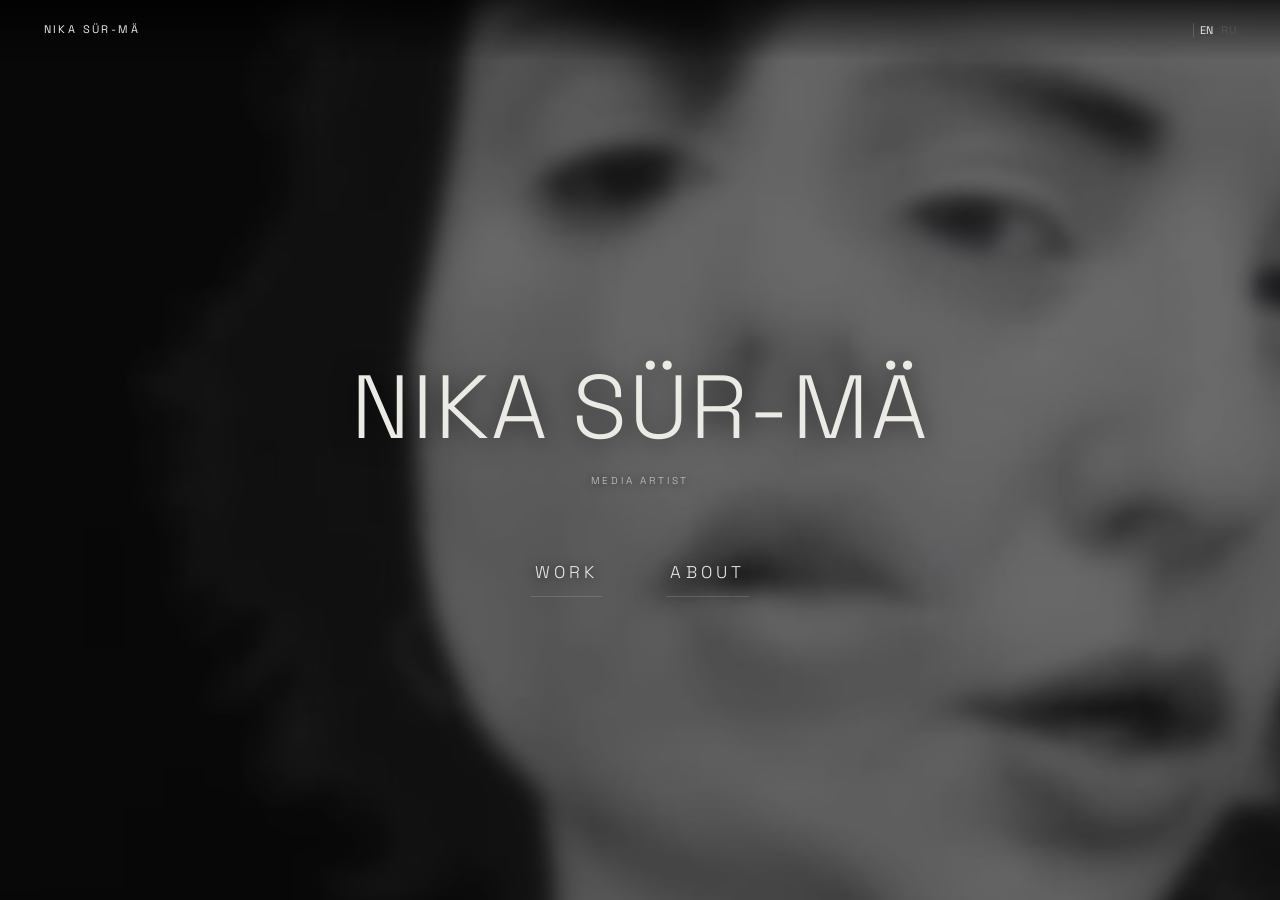
<file: index.html>
<!doctype html>
<html lang="en">
<head>
<meta charset="utf-8">
<meta name="viewport" content="width=device-width, initial-scale=1">
<title>nika sür-mä</title>
<meta name="description" content="Media artist: fulldome film, projection mapping, AR and multichannel sound.">
<meta property="og:title" content="nika sür-mä">
<meta property="og:description" content="Media artist: fulldome film, projection mapping, AR and multichannel sound.">
<meta property="og:type" content="website">
<meta property="og:image" content="https://sur-ma.site/assets/img/og.jpg">
<meta name="twitter:card" content="summary_large_image">
<link rel="icon" href="assets/favicon.svg" type="image/svg+xml">
<link rel="preconnect" href="https://fonts.googleapis.com">
<link rel="preconnect" href="https://fonts.gstatic.com" crossorigin>
<link href="https://fonts.googleapis.com/css2?family=Inter:wght@200;300;400&family=Space+Grotesk:wght@300..700&display=swap" rel="stylesheet">
<link rel="stylesheet" href="assets/css/site.css?v=eb9b4e99">
<link rel="stylesheet" href="assets/css/font.css?v=1932f78d">
<script>document.documentElement.classList.add('js')</script>
<script src="assets/js/bg.js?v=24b6937b" defer></script>
</head>
<body class="splash-page">
<div id="bgstill" data-main="1" aria-hidden="true" style="background-image:url(assets/video/portrait-poster.jpg?v=aaac2ec6)"></div>
<video id="bgv" aria-hidden="true" tabindex="-1" autoplay muted loop playsinline
       preload="auto" data-grain="0" poster="assets/video/portrait-poster.jpg?v=aaac2ec6">
  <source src="assets/video/portrait.webm?v=2c005a5c" type="video/webm">
  <source src="assets/video/portrait.mp4?v=47fb20fa" type="video/mp4">
</video>
<canvas id="bg" aria-hidden="true"></canvas>
<div id="veil" aria-hidden="true"></div>
<header class="hdr">
  <a class="mark" href="index.html">nika sür-mä</a>
  <nav class="nav">
    <div class="lang">
      <button type="button" data-lang="en" aria-pressed="true">EN</button>
      <button type="button" data-lang="ru" aria-pressed="false">RU</button>
    </div>
  </nav>
</header>
<main class="splash">
  <h1 class="splash-name">nika sür-mä</h1>
  <p class="splash-line"><span data-t="en">media artist</span><span data-t="ru">медиахудожница</span></p>
  <nav class="splash-doors" aria-label="Sections">
    <a href="works.html"><span data-t="en">work</span><span data-t="ru">работы</span></a>
    <a href="about.html"><span data-t="en">about</span><span data-t="ru">обо мне</span></a>
  </nav>
</main>
<script src="assets/js/site.js?v=69d55835" defer></script>
</body>
</html>
</file>
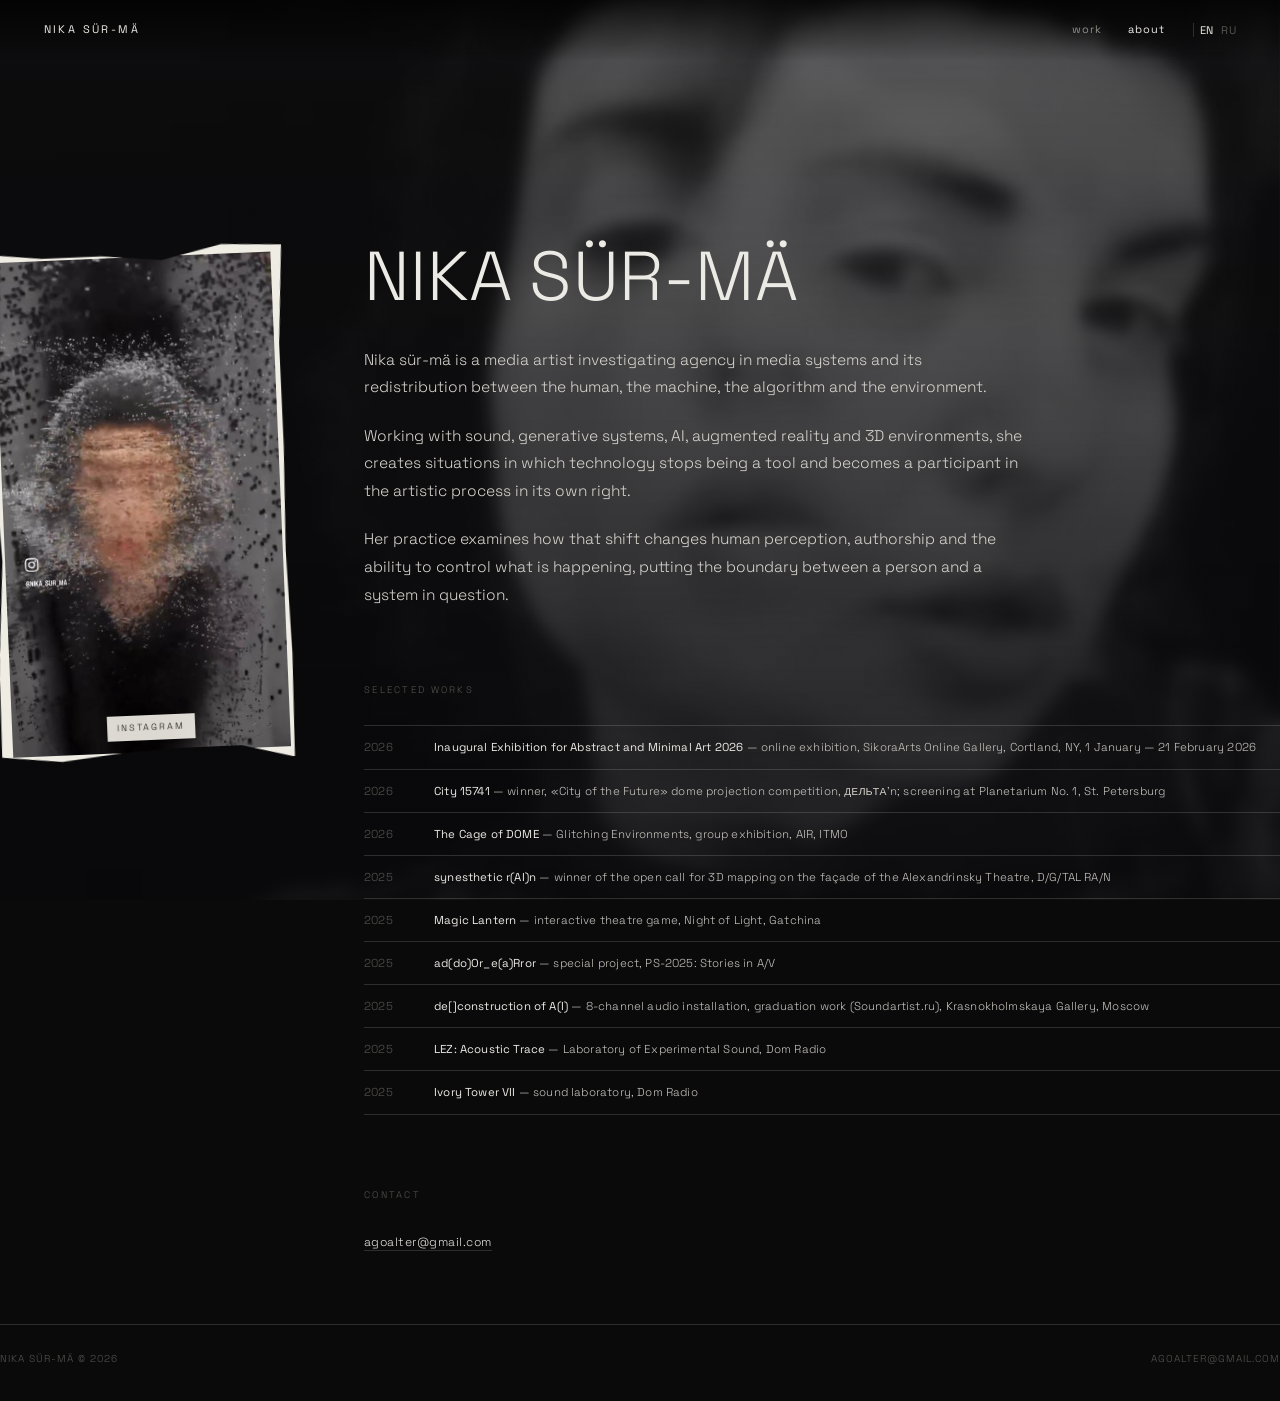
<file: about.html>
<!doctype html>
<html lang="en">
<head>
<meta charset="utf-8">
<meta name="viewport" content="width=device-width, initial-scale=1">
<title>About — nika sür-mä</title>
<meta name="description" content="Nika sür-mä is a media artist investigating agency in media systems and its redistribution between the human, the machine, the algorithm and the environment.">
<meta property="og:title" content="About — nika sür-mä">
<meta property="og:description" content="Nika sür-mä is a media artist investigating agency in media systems and its redistribution between the human, the machine, the algorithm and the environment.">
<meta property="og:type" content="website">
<meta property="og:image" content="https://sur-ma.site/assets/img/og.jpg">
<meta name="twitter:card" content="summary_large_image">
<link rel="icon" href="assets/favicon.svg" type="image/svg+xml">
<link rel="preconnect" href="https://fonts.googleapis.com">
<link rel="preconnect" href="https://fonts.gstatic.com" crossorigin>
<link href="https://fonts.googleapis.com/css2?family=Inter:wght@200;300;400&family=Space+Grotesk:wght@300..700&display=swap" rel="stylesheet">
<link rel="stylesheet" href="assets/css/site.css?v=eb9b4e99">
<link rel="stylesheet" href="assets/css/font.css?v=1932f78d">
<script>document.documentElement.classList.add('js')</script>
<script src="assets/js/bg.js?v=24b6937b" defer></script>
</head>
<body class="about-page">
<div id="bgstill" data-main="1" aria-hidden="true" style="background-image:url(assets/video/portrait-poster.jpg?v=aaac2ec6)"></div>
<video id="bgv" aria-hidden="true" tabindex="-1" autoplay muted loop playsinline
       preload="auto" data-grain="0" poster="assets/video/portrait-poster.jpg?v=aaac2ec6">
  <source src="assets/video/portrait.webm?v=2c005a5c" type="video/webm">
  <source src="assets/video/portrait.mp4?v=47fb20fa" type="video/mp4">
</video>
<canvas id="bg" aria-hidden="true"></canvas>
<div id="veil" aria-hidden="true"></div>
<header class="hdr">
  <a class="mark" href="index.html">nika sür-mä</a>
  <nav class="nav">
    <a href="works.html"><span data-t="en">work</span><span data-t="ru">работы</span></a>
    <a href="about.html" aria-current="page"><span data-t="en">about</span><span data-t="ru">обо мне</span></a>
    <div class="lang">
      <button type="button" data-lang="en" aria-pressed="true">EN</button>
      <button type="button" data-lang="ru" aria-pressed="false">RU</button>
    </div>
  </nav>
</header>
<main>
<div class="wrap about-top">
  <div class="cols">
    <div class="portrait">
      <div class="cut reel" data-shape="2" data-colour="1" style="--tilt:-2.4deg">
        <video autoplay muted loop playsinline preload="auto"
               poster="assets/video/reel-poster.jpg?v=498397e3" aria-label="nika sür-mä">
          <source src="assets/video/reel.mp4?v=01f473b8" type="video/mp4">
        </video>
        <button class="reel-play" type="button" aria-label="play"></button>
        <a class="reel-tag" href="https://www.instagram.com/nika_sur_ma/" target="_blank"
           rel="me noopener">instagram</a>
      </div>
    </div>
    <div>
      <h1>nika sür-mä</h1>
      <div class="prose">
        <div data-t="en"><p>Nika sür-mä is a media artist investigating agency in media systems and its redistribution between the human, the machine, the algorithm and the environment.</p><p>Working with sound, generative systems, AI, augmented reality and 3D environments, she creates situations in which technology stops being a tool and becomes a participant in the artistic process in its own right.</p><p>Her practice examines how that shift changes human perception, authorship and the ability to control what is happening, putting the boundary between a person and a system in question.</p></div>
        <div data-t="ru"><p>Nika sür-mä — медиахудожница, исследующая агентность в медиасистемах и её перераспределение между человеком, машиной, алгоритмом и средой.</p><p>Работая со звуком, генеративными системами, ИИ, дополненной реальностью и 3D-средами, она создаёт ситуации, в которых технология перестаёт быть инструментом и становится самостоятельным участником художественного процесса.</p><p>Её практика исследует, как это смещение меняет человеческое восприятие, авторство и способность контролировать происходящее, ставя под вопрос границу между человеком и системой.</p></div>
      </div>

      <p class="section-label"><span data-t="en">Selected works</span><span data-t="ru">Избранные работы</span></p>
      <div class="cv">
    <div class="row"><span class="yr">2026</span><span class="what"><span data-t="en"><b><a href="https://www.kunstmatrix.com/en/sikoraarts/" rel="noopener">Inaugural Exhibition for Abstract and Minimal Art 2026</a></b> — online exhibition, SikoraArts Online Gallery, Cortland, NY, 1 January — 21 February 2026</span><span data-t="ru"><b><a href="https://www.kunstmatrix.com/en/sikoraarts/" rel="noopener">Inaugural Exhibition for Abstract and Minimal Art 2026</a></b> — онлайн-выставка, SikoraArts Online Gallery, Кортланд, Нью-Йорк, 1 января — 21 февраля 2026</span></span></div>
    <div class="row"><span class="yr">2026</span><span class="what"><span data-t="en"><b>City 15741</b> — winner, «City of the Future» dome projection competition, ДЕЛЬТА’n; screening at Planetarium No. 1, St. Petersburg</span><span data-t="ru"><b>Город 15741</b> — победитель конкурса купольных проекций «Город будущего», ДЕЛЬТА’n; показ в Планетарии №1, Санкт-Петербург</span></span></div>
    <div class="row"><span class="yr">2026</span><span class="what"><span data-t="en"><b>The Cage of DOME</b> — Glitching Environments, group exhibition, AIR, ITMO</span><span data-t="ru"><b>The Cage of DOME</b> — «Сбоящие среды», групповая выставка, AIR, ИТМО</span></span></div>
    <div class="row"><span class="yr">2025</span><span class="what"><span data-t="en"><b>synesthetic r(AI)n</b> — winner of the open call for 3D mapping on the façade of the Alexandrinsky Theatre, D/G/TAL RA/N</span><span data-t="ru"><b>synesthetic r(AI)n</b> — победитель опен-колла на 3D-мэппинг фасада Александринского театра, D/G/TAL RA/N</span></span></div>
    <div class="row"><span class="yr">2025</span><span class="what"><span data-t="en"><b>Magic Lantern</b> — interactive theatre game, Night of Light, Gatchina</span><span data-t="ru"><b>Волшебный фонарь</b> — интерактивная театральная игра, «Ночь света», Гатчина</span></span></div>
    <div class="row"><span class="yr">2025</span><span class="what"><span data-t="en"><b>ad(do)Or_e(a)Rror</b> — special project, PS-2025: Stories in A/V</span><span data-t="ru"><b>ad(do)Or_e(a)Rror</b> — спец-проект ПС-2025: Все прекрасные аудиовизуальные истории</span></span></div>
    <div class="row"><span class="yr">2025</span><span class="what"><span data-t="en"><b>de[]construction of A(I)</b> — 8-channel audio installation, graduation work (Soundartist.ru), Krasnokholmskaya Gallery, Moscow</span><span data-t="ru"><b>de[]construction of A(I)</b> — 8-канальная звуковая инсталляция, диплом (Soundartist.ru), Краснохолмская галерея, Москва</span></span></div>
    <div class="row"><span class="yr">2025</span><span class="what"><span data-t="en"><b>LEZ: Acoustic Trace</b> — Laboratory of Experimental Sound, Dom Radio</span><span data-t="ru"><b>ЛЭЗ: Акустический след</b> — Лаборатория экспериментального звука, Дом радио</span></span></div>
    <div class="row"><span class="yr">2025</span><span class="what"><span data-t="en"><b>Ivory Tower VII</b> — sound laboratory, Dom Radio</span><span data-t="ru"><b>Башня из слоновой кости VII</b> — звуковая лаборатория, Дом радио</span></span></div>
      </div>

      <p class="section-label"><span data-t="en">Contact</span><span data-t="ru">Контакты</span></p>
      <p class="contact"><a href="mailto:agoalter@gmail.com">agoalter@gmail.com</a></p>
    </div>
  </div>
<div class="foot">
  <span>nika sür-mä &copy; 2026</span>
  <span><a href="mailto:agoalter@gmail.com">agoalter@gmail.com</a></span>
</div>
</div>
</main>
<script src="assets/js/site.js?v=69d55835" defer></script>
</body>
</html>
</file>
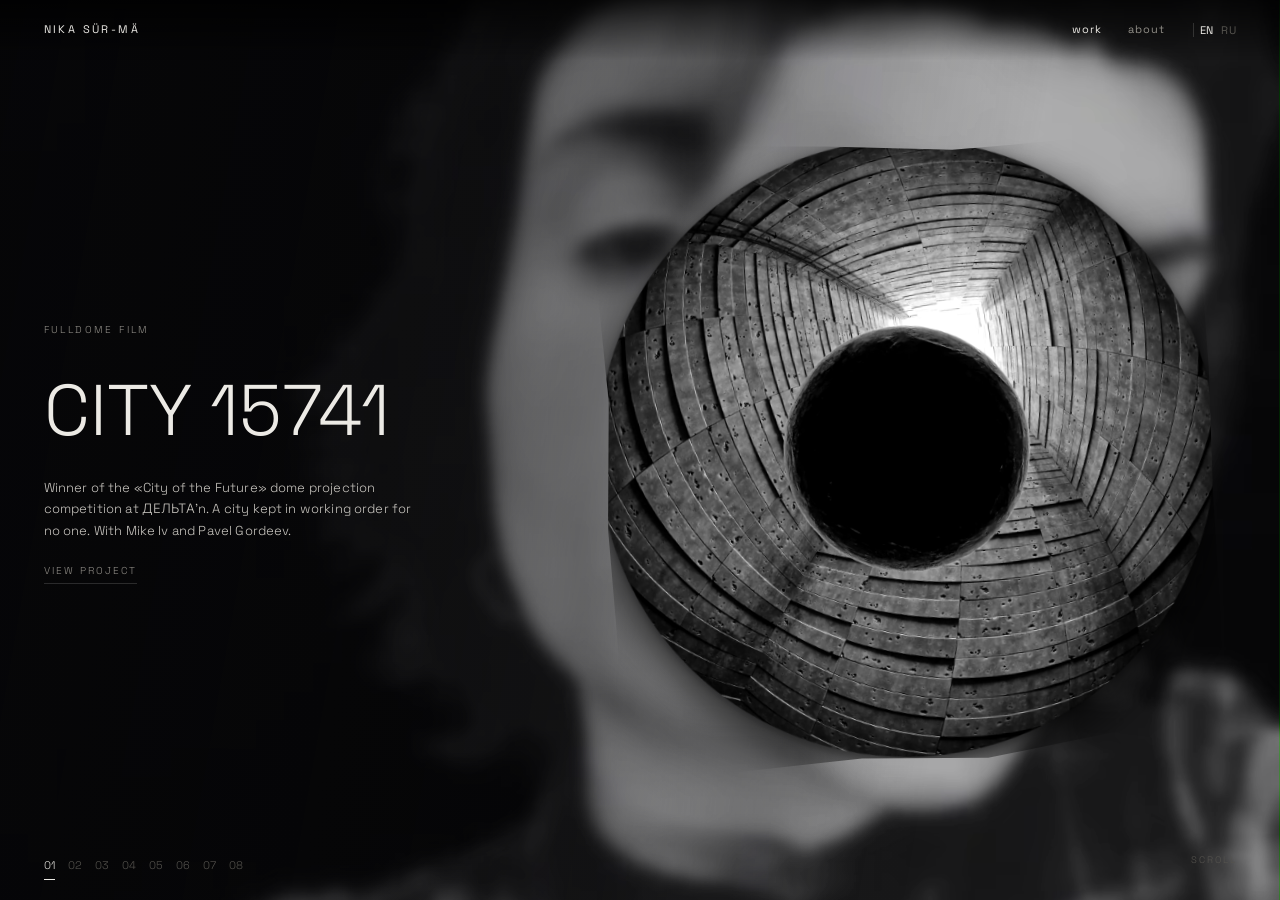
<file: works.html>
<!doctype html>
<html lang="en">
<head>
<meta charset="utf-8">
<meta name="viewport" content="width=device-width, initial-scale=1">
<title>nika sür-mä — media artist</title>
<meta name="description" content="Agentic systems in media and their role in transforming human perception and agency: fulldome film, projection mapping, AR and multichannel sound.">
<meta property="og:title" content="nika sür-mä — media artist">
<meta property="og:description" content="Agentic systems in media and their role in transforming human perception and agency: fulldome film, projection mapping, AR and multichannel sound.">
<meta property="og:type" content="website">
<meta property="og:image" content="https://sur-ma.site/assets/img/og.jpg">
<meta name="twitter:card" content="summary_large_image">
<link rel="icon" href="assets/favicon.svg" type="image/svg+xml">
<link rel="preconnect" href="https://fonts.googleapis.com">
<link rel="preconnect" href="https://fonts.gstatic.com" crossorigin>
<link href="https://fonts.googleapis.com/css2?family=Inter:wght@200;300;400&family=Space+Grotesk:wght@300..700&display=swap" rel="stylesheet">
<link rel="stylesheet" href="assets/css/site.css?v=eb9b4e99">
<link rel="stylesheet" href="assets/css/font.css?v=1932f78d">
<script>document.documentElement.classList.add('js')</script>
<script src="assets/js/bg.js?v=24b6937b" defer></script>
</head>
<body class="deck-page">
<div id="bgstill" data-main="1" aria-hidden="true" style="background-image:url(assets/video/portrait-poster.jpg?v=aaac2ec6)"></div>
<video id="bgv" aria-hidden="true" tabindex="-1" autoplay muted loop playsinline
       preload="auto" data-grain="0" poster="assets/video/portrait-poster.jpg?v=aaac2ec6">
  <source src="assets/video/portrait.webm?v=2c005a5c" type="video/webm">
  <source src="assets/video/portrait.mp4?v=47fb20fa" type="video/mp4">
</video>
<canvas id="bg" aria-hidden="true"></canvas>
<div id="veil" aria-hidden="true"></div>
<header class="hdr">
  <a class="mark" href="index.html">nika sür-mä</a>
  <nav class="nav">
    <a href="works.html" aria-current="page"><span data-t="en">work</span><span data-t="ru">работы</span></a>
    <a href="about.html"><span data-t="en">about</span><span data-t="ru">обо мне</span></a>
    <div class="lang">
      <button type="button" data-lang="en" aria-pressed="true">EN</button>
      <button type="button" data-lang="ru" aria-pressed="false">RU</button>
    </div>
  </nav>
</header>
<main class="deck">
  <section class="slide" data-fit="contain" id="s1">
    <div class="cap">
      <p class="kicker"><span data-t="en">Fulldome film</span><span data-t="ru">Купольный фильм</span></p>
      <h2><span data-t="en">City 15741</span><span data-t="ru">Город 15741</span></h2>
      <p class="sub"><span data-t="en">Winner of the «City of the Future» dome projection competition at ДЕЛЬТА’n. A city kept in working order for no one. With Mike Iv and Pavel Gordeev.</span><span data-t="ru">Победитель конкурса купольных проекций «Город будущего» фестиваля ДЕЛЬТА’n. Город, который поддерживается в порядке ни для кого. С Майком Ивом и Павлом Гордеевым.</span></p>
      <span class="go"><span data-t="en">view project</span><span data-t="ru">смотреть проект</span></span>
    </div>
    <div class="cut" data-fit="contain" data-shape="1" style="--tilt:-3.4deg;--d:0ms"><img src="assets/img/city-04.webp" alt="" fetchpriority="high" decoding="async"></div>
    <a class="hit" href="work/city-15741.html" aria-label="City 15741"></a>
  </section>
  <section class="slide" data-fit="cover" id="s2">
    <div class="cap">
      <p class="kicker"><span data-t="en">Projection mapping</span><span data-t="ru">Видеомэппинг</span></p>
      <h2><span data-t="en">synesthetic r(AI)n</span><span data-t="ru">synesthetic r(AI)n</span></h2>
      <p class="sub"><span data-t="en">Winner of the open call for 3D mapping on the façade of the Alexandrinsky Theatre. Digital Rain Festival, St. Petersburg, 2025.</span><span data-t="ru">Победитель опен-колла на 3D-мэппинг фасада Александринского театра. Фестиваль медиаискусства D/G/TAL RA/N, Санкт-Петербург, 2025.</span></p>
      <span class="go"><span data-t="en">view project</span><span data-t="ru">смотреть проект</span></span>
    </div>
    <div class="cut" data-fit="cover" data-shape="2" data-colour="1" style="--tilt:2.6deg;--d:70ms"><img src="assets/img/rain-mapping.jpg" alt="" loading="lazy" decoding="async"></div>
    <a class="hit" href="work/synesthetic-rain.html" aria-label="synesthetic r(AI)n"></a>
  </section>
  <section class="slide" data-fit="cover" id="s3">
    <div class="cap">
      <p class="kicker"><span data-t="en">Interactive theatre game</span><span data-t="ru">Интерактивная театральная игра</span></p>
      <h2><span data-t="en">Magic Lantern</span><span data-t="ru">Волшебный фонарь</span></h2>
      <p class="sub"><span data-t="en">Night of Light, Gatchina, 2025. Media art and sound design; music and animation.</span><span data-t="ru">«Ночь света», Гатчина, 2025. Медиахудожница и саунд-дизайн; музыка и анимация.</span></p>
      <span class="go"><span data-t="en">view project</span><span data-t="ru">смотреть проект</span></span>
    </div>
    <div class="cut" data-fit="cover" data-shape="3" style="--tilt:-1.9deg;--d:140ms"><img src="assets/img/lantern-festival.jpg" alt="" loading="lazy" decoding="async"></div>
    <a class="hit" href="work/magic-lantern.html" aria-label="Magic Lantern"></a>
  </section>
  <section class="slide" data-fit="cover" id="s4">
    <div class="cap">
      <p class="kicker"><span data-t="en">AR installation</span><span data-t="ru">AR-инсталляция</span></p>
      <h2><span data-t="en">The Cage of DOME</span><span data-t="ru">The Cage of DOME</span></h2>
      <p class="sub"><span data-t="en">The glitch as an autonomous presence inside a digital environment. Glitching Environments, group exhibition, AIR ITMO, 2026.</span><span data-t="ru">Глитч как автономное присутствие внутри цифровой среды. «Сбоящие среды», групповая выставка, AIR ITMO, 2026.</span></p>
      <span class="go"><span data-t="en">view project</span><span data-t="ru">смотреть проект</span></span>
    </div>
    <div class="cut" data-fit="cover" data-shape="4" style="--tilt:3.9deg;--d:210ms"><img src="assets/img/cage-poster.jpg" alt="" loading="lazy" decoding="async"></div>
    <a class="hit" href="work/cage-of-dome.html" aria-label="The Cage of DOME"></a>
  </section>
  <section class="slide" data-fit="cover" id="s5">
    <div class="cap">
      <p class="kicker"><span data-t="en">Audiovisual story</span><span data-t="ru">Аудиовизуальная история</span></p>
      <h2><span data-t="en">ad(do)Or_e(a)Rror</span><span data-t="ru">ad(do)Or_e(a)Rror</span></h2>
      <p class="sub"><span data-t="en">Selected for the special project of PS-2025: Stories in A/V. The story of the most adorable oak-like error in the network.</span><span data-t="ru">Отобран в спец-проект ПС-2025 «Все прекрасные аудиовизуальные истории». История самой обаятельной дубоподобной ошибки в сети.</span></p>
      <span class="go"><span data-t="en">view project</span><span data-t="ru">смотреть проект</span></span>
    </div>
    <div class="cut" data-fit="cover" data-shape="5" style="--tilt:-2.8deg;--d:280ms"><img src="assets/img/ps2025-poster.jpg" alt="" loading="lazy" decoding="async"></div>
    <a class="hit" href="work/addoor-error.html" aria-label="ad(do)Or_e(a)Rror"></a>
  </section>
  <section class="slide" data-fit="cover" id="s6">
    <div class="cap">
      <p class="kicker"><span data-t="en">8-channel audio installation</span><span data-t="ru">8-канальная звуковая инсталляция</span></p>
      <h2><span data-t="en">de[]construction of A(I)</span><span data-t="ru">de[]construction of A(I)</span></h2>
      <p class="sub"><span data-t="en">Graduation work, Soundartist.ru. Krasnokholmskaya Gallery, Moscow, 22.07 — 07.09.2025.</span><span data-t="ru">Дипломная работа, Soundartist.ru. Краснохолмская галерея, Москва, 22.07 — 07.09.2025.</span></p>
      <span class="go"><span data-t="en">view project</span><span data-t="ru">смотреть проект</span></span>
    </div>
    <div class="cut" data-fit="cover" data-shape="1" style="--tilt:1.7deg;--d:350ms"><video autoplay muted loop playsinline preload="metadata" aria-hidden="true" poster="assets/video/whispers-poster.jpg?v=12c654c4">
  <source src="assets/video/whispers.webm?v=8cb1347b" type="video/webm">
  <source src="assets/video/whispers.mp4?v=7e6655f1" type="video/mp4">
</video></div>
    <a class="hit" href="work/deconstruction-of-ai.html" aria-label="de[]construction of A(I)"></a>
  </section>
  <section class="slide" data-fit="cover" id="s7">
    <div class="cap">
      <p class="kicker"><span data-t="en">Sound art</span><span data-t="ru">Саунд-арт</span></p>
      <h2><span data-t="en">LEZ: Acoustic Trace</span><span data-t="ru">ЛЭЗ: Акустический след</span></h2>
      <p class="sub"><span data-t="en">Laboratory of Experimental Sound, Dom Radio. Modular synthesis, field recording, acoustic experimental composition.</span><span data-t="ru">Лаборатория экспериментального звука, Дом радио. Модулярный синтез, полевые записи, акустическая экспериментальная композиция.</span></p>
      <span class="go"><span data-t="en">view project</span><span data-t="ru">смотреть проект</span></span>
    </div>
    <div class="cut" data-fit="cover" data-shape="2" style="--tilt:-4.2deg;--d:0ms"><img src="assets/img/lez-hall.jpg" alt="" loading="lazy" decoding="async"></div>
    <a class="hit" href="work/lez-acoustic-trace.html" aria-label="LEZ: Acoustic Trace"></a>
  </section>
  <section class="slide" data-fit="cover" id="s8">
    <div class="cap">
      <p class="kicker"><span data-t="en">Sound laboratory</span><span data-t="ru">Звуковая лаборатория</span></p>
      <h2><span data-t="en">Ivory Tower VII</span><span data-t="ru">Башня из слоновой кости VII</span></h2>
      <p class="sub"><span data-t="en">Sound production in sonic improvisation with experimental instruments from Dom Radio.</span><span data-t="ru">Звуковое производство в звуковой импровизации на экспериментальных инструментах Дома радио.</span></p>
      <span class="go"><span data-t="en">view project</span><span data-t="ru">смотреть проект</span></span>
    </div>
    <div class="cut" data-fit="cover" data-shape="3" style="--tilt:2.2deg;--d:70ms"><img src="assets/img/ivory.jpg" alt="" loading="lazy" decoding="async"></div>
    <a class="hit" href="work/ivory-tower-vii.html" aria-label="Ivory Tower VII"></a>
  </section>
</main>
<nav class="pager" aria-label="Projects">
    <button type="button" aria-current="true" aria-label="City 15741">01</button>
    <button type="button" aria-current="false" aria-label="synesthetic r(AI)n">02</button>
    <button type="button" aria-current="false" aria-label="Magic Lantern">03</button>
    <button type="button" aria-current="false" aria-label="The Cage of DOME">04</button>
    <button type="button" aria-current="false" aria-label="ad(do)Or_e(a)Rror">05</button>
    <button type="button" aria-current="false" aria-label="de[]construction of A(I)">06</button>
    <button type="button" aria-current="false" aria-label="LEZ: Acoustic Trace">07</button>
    <button type="button" aria-current="false" aria-label="Ivory Tower VII">08</button>
</nav>
<p class="hint"><span data-t="en">scroll</span><span data-t="ru">скролл</span></p>
<script src="assets/js/site.js?v=69d55835" defer></script>
</body>
</html>
</file>
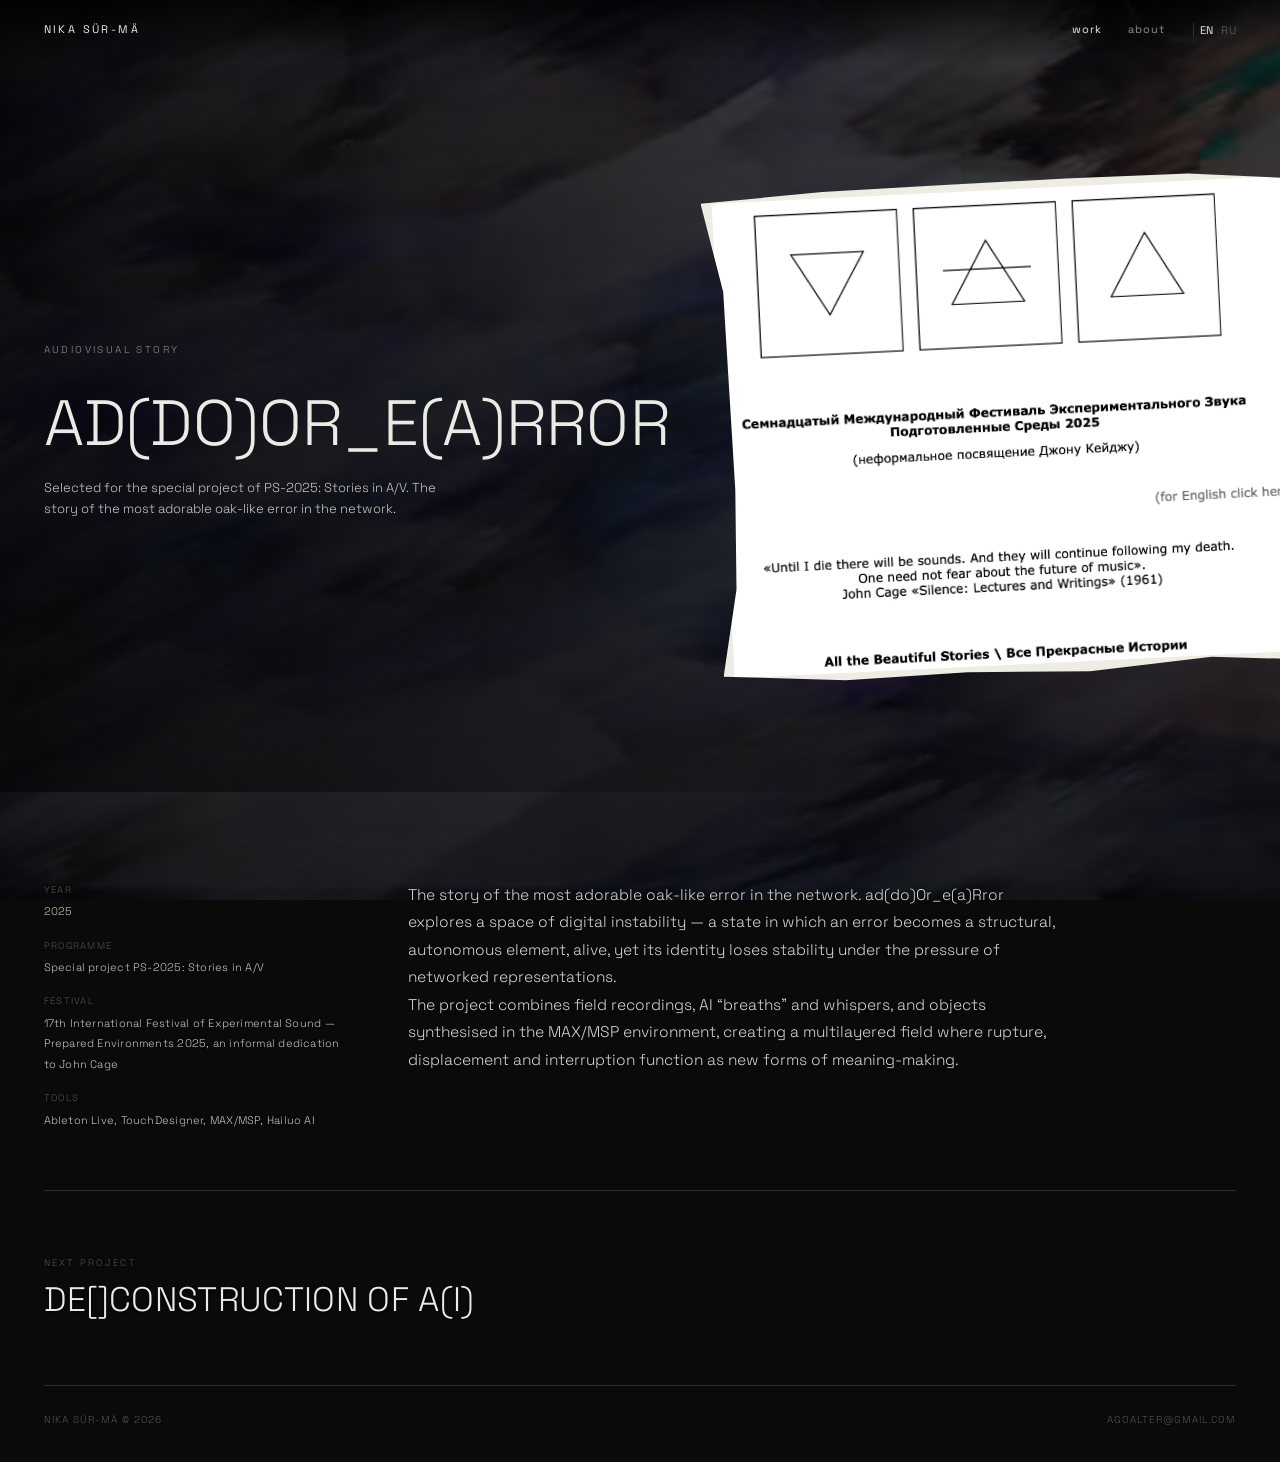
<file: work/addoor-error.html>
<!doctype html>
<html lang="en">
<head>
<meta charset="utf-8">
<meta name="viewport" content="width=device-width, initial-scale=1">
<title>ad(do)Or_e(a)Rror — nika sür-mä</title>
<meta name="description" content="Selected for the special project of PS-2025: Stories in A/V. The story of the most adorable oak-like error in the network.">
<meta property="og:title" content="ad(do)Or_e(a)Rror — nika sür-mä">
<meta property="og:description" content="Selected for the special project of PS-2025: Stories in A/V. The story of the most adorable oak-like error in the network.">
<meta property="og:type" content="website">
<meta property="og:image" content="https://sur-ma.site/assets/img/og.jpg">
<meta name="twitter:card" content="summary_large_image">
<link rel="icon" href="../assets/favicon.svg" type="image/svg+xml">
<link rel="preconnect" href="https://fonts.googleapis.com">
<link rel="preconnect" href="https://fonts.gstatic.com" crossorigin>
<link href="https://fonts.googleapis.com/css2?family=Inter:wght@200;300;400&family=Space+Grotesk:wght@300..700&display=swap" rel="stylesheet">
<link rel="stylesheet" href="../assets/css/site.css?v=eb9b4e99">
<link rel="stylesheet" href="../assets/css/font.css?v=1932f78d">
<script>document.documentElement.classList.add('js')</script>
<script src="../assets/js/bg.js?v=24b6937b" defer></script>
</head>
<body class="bg-error">
<div id="bgstill" aria-hidden="true" style="background-image:url(../assets/video/error-poster.jpg?v=74fe0f32)"></div>
<video id="bgv" aria-hidden="true" tabindex="-1" autoplay muted loop playsinline
       preload="auto" data-grain="0" poster="../assets/video/error-poster.jpg?v=74fe0f32">
  <source src="../assets/video/error.mp4?v=09af296c" type="video/mp4">
  <source src="../assets/video/error.webm?v=1ac26a4e" type="video/webm">
</video>
<canvas id="bg" aria-hidden="true"></canvas>
<div id="veil" aria-hidden="true"></div>
<a class="bg-watch" href="../assets/video/error.mp4?v=09af296c" target="_blank" rel="noopener"><span data-t="en">watch the background</span><span data-t="ru">смотреть фон</span></a>
<header class="hdr">
  <a class="mark" href="../index.html">nika sür-mä</a>
  <nav class="nav">
    <a href="../works.html" aria-current="page"><span data-t="en">work</span><span data-t="ru">работы</span></a>
    <a href="../about.html"><span data-t="en">about</span><span data-t="ru">обо мне</span></a>
    <div class="lang">
      <button type="button" data-lang="en" aria-pressed="true">EN</button>
      <button type="button" data-lang="ru" aria-pressed="false">RU</button>
    </div>
  </nav>
</header>
<main>
<section class="hero" data-fit="cover">
  <div class="cap">
    <p class="kicker"><span data-t="en">Audiovisual story</span><span data-t="ru">Аудиовизуальная история</span></p>
    <h1><span data-t="en">ad(do)Or_e(a)Rror</span><span data-t="ru">ad(do)Or_e(a)Rror</span></h1>
    <p class="sub"><span data-t="en">Selected for the special project of PS-2025: Stories in A/V. The story of the most adorable oak-like error in the network.</span><span data-t="ru">Отобран в спец-проект ПС-2025 «Все прекрасные аудиовизуальные истории». История самой обаятельной дубоподобной ошибки в сети.</span></p>
  </div>
  <div class="cut" data-fit="cover" data-shape="5" style="--tilt:-2.8deg;--d:280ms"><img src="../assets/img/ps2025-poster.jpg" alt="" fetchpriority="high" decoding="async"></div>
</section>

<div class="wrap">
  <div class="cols">
    <div class="meta">
      <dl>
      <dt data-t="en">Year</dt><dt data-t="ru">Год</dt>
      <dd data-t="en">2025</dd><dd data-t="ru">2025</dd>
      <dt data-t="en">Programme</dt><dt data-t="ru">Программа</dt>
      <dd data-t="en">Special project PS-2025: Stories in A/V</dd><dd data-t="ru">Спец-проект ПС-2025: Все прекрасные аудио-визуальные истории</dd>
      <dt data-t="en">Festival</dt><dt data-t="ru">Фестиваль</dt>
      <dd data-t="en">17th International Festival of Experimental Sound — Prepared Environments 2025, an informal dedication to John Cage</dd><dd data-t="ru">XVII Международный фестиваль экспериментального звука «Подготовленные среды 2025», неформальное посвящение Джону Кейджу</dd>
      <dt data-t="en">Tools</dt><dt data-t="ru">Инструменты</dt>
      <dd data-t="en">Ableton Live, TouchDesigner, MAX/MSP, Hailuo AI</dd><dd data-t="ru">Ableton Live, TouchDesigner, MAX/MSP, Hailuo AI</dd>
      </dl>
    </div>
    <div class="prose">
      <div data-t="en"><p>The story of the most adorable oak-like error in the network. ad(do)Or_e(a)Rror explores a space of digital instability — a state in which an error becomes a structural, autonomous element, alive, yet its identity loses stability under the pressure of networked representations.</p></div>
      <div data-t="ru"><p>История самой обаятельной дубоподобной ошибки в сети. ad(do)Or_e(a)Rror исследует пространство цифровой нестабильности — состояние, в котором ошибка становится структурным, автономным элементом, живым, но её идентичность теряет устойчивость под давлением сетевых репрезентаций.</p></div>
      <div data-t="en"><p>The project combines field recordings, AI “breaths” and whispers, and objects synthesised in the MAX/MSP environment, creating a multilayered field where rupture, displacement and interruption function as new forms of meaning-making.</p></div>
      <div data-t="ru"><p>Проект соединяет полевые записи, ИИ-«дыхания» и шёпоты, а также синтезированные объекты в среде MAX/MSP, создавая многослойное поле, где разрыв, смещение и прерывание работают как новые формы смыслообразования.</p></div>
    </div>
  </div>
  <div class="next">
    <a href="deconstruction-of-ai.html">
      <span class="lbl"><span data-t="en">Next project</span><span data-t="ru">Следующий проект</span></span><br>
      <span class="ttl"><span data-t="en">de[]construction of A(I)</span><span data-t="ru">de[]construction of A(I)</span></span>
    </a>
  </div>
<div class="foot">
  <span>nika sür-mä &copy; 2026</span>
  <span><a href="mailto:agoalter@gmail.com">agoalter@gmail.com</a></span>
</div>
</div>
</main>
<script src="../assets/js/site.js?v=69d55835" defer></script>
</body>
</html>
</file>
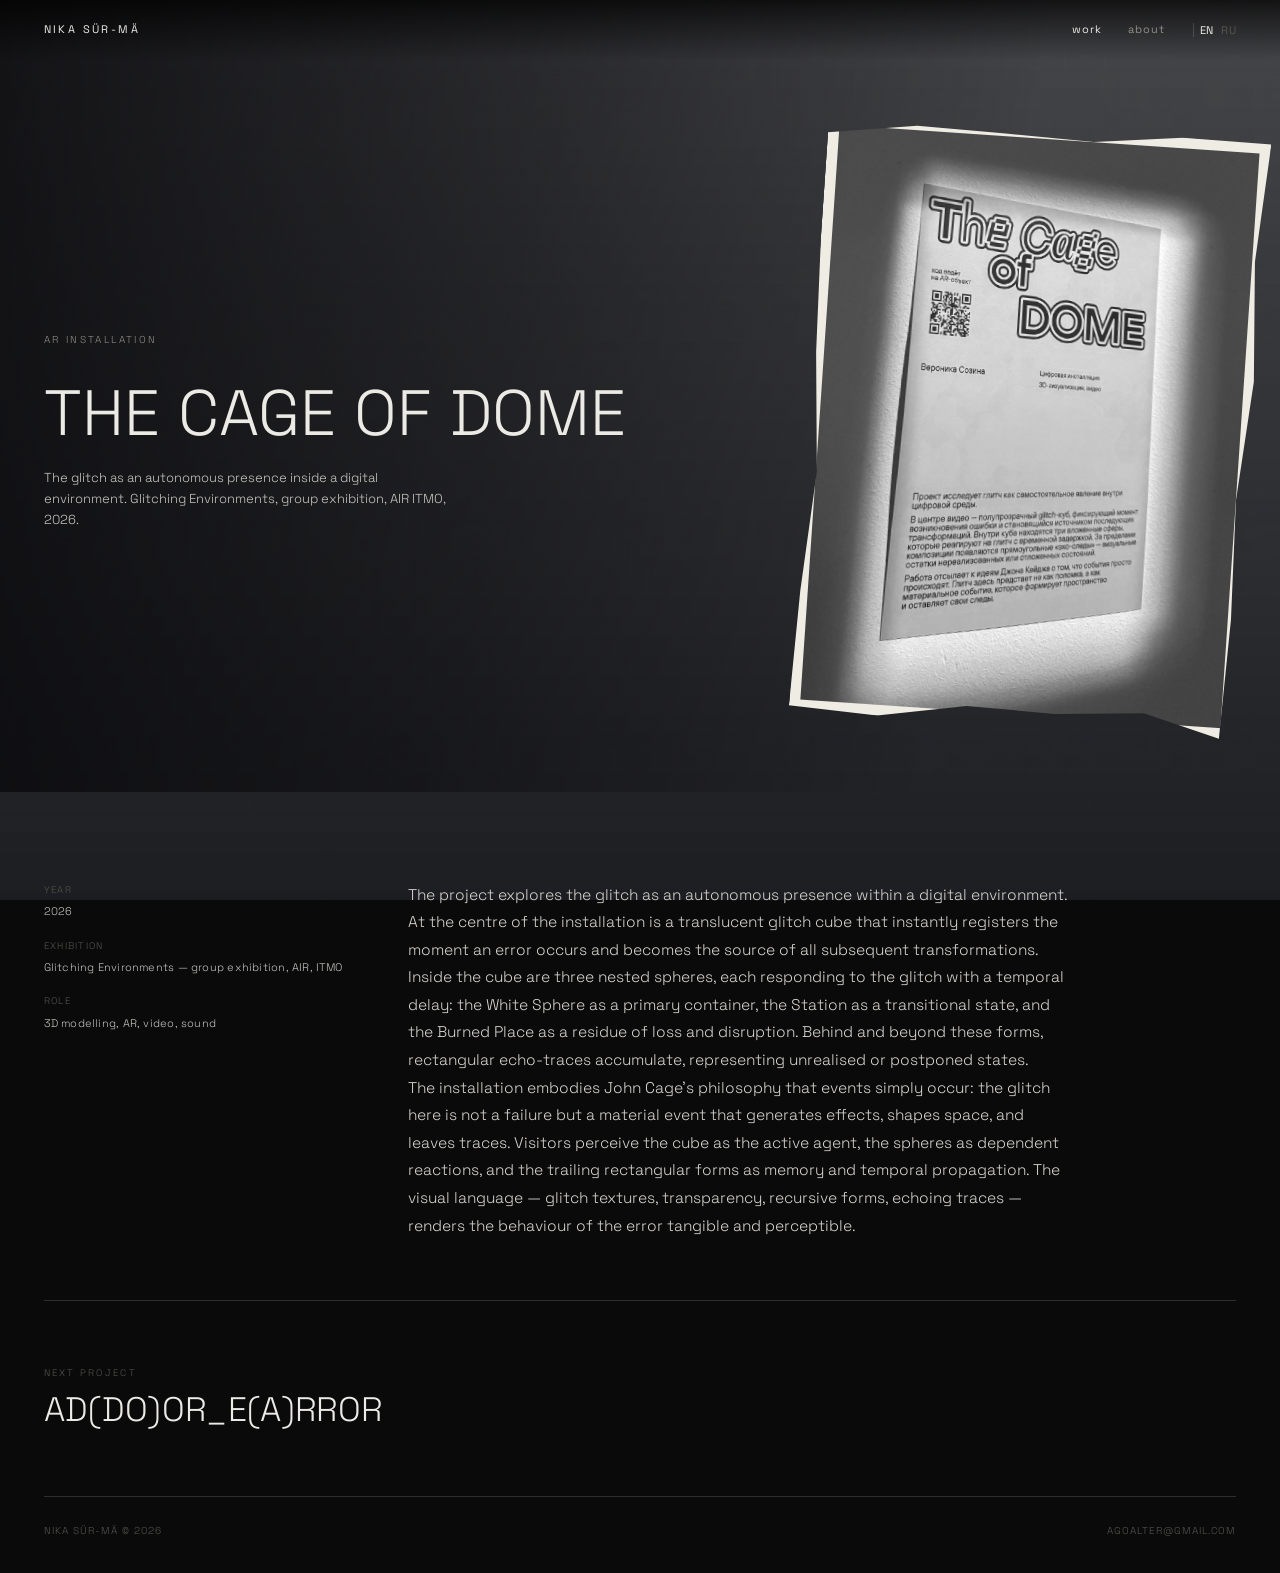
<file: work/cage-of-dome.html>
<!doctype html>
<html lang="en">
<head>
<meta charset="utf-8">
<meta name="viewport" content="width=device-width, initial-scale=1">
<title>The Cage of DOME — nika sür-mä</title>
<meta name="description" content="The glitch as an autonomous presence inside a digital environment. Glitching Environments, group exhibition, AIR ITMO, 2026.">
<meta property="og:title" content="The Cage of DOME — nika sür-mä">
<meta property="og:description" content="The glitch as an autonomous presence inside a digital environment. Glitching Environments, group exhibition, AIR ITMO, 2026.">
<meta property="og:type" content="website">
<meta property="og:image" content="https://sur-ma.site/assets/img/og.jpg">
<meta name="twitter:card" content="summary_large_image">
<link rel="icon" href="../assets/favicon.svg" type="image/svg+xml">
<link rel="preconnect" href="https://fonts.googleapis.com">
<link rel="preconnect" href="https://fonts.gstatic.com" crossorigin>
<link href="https://fonts.googleapis.com/css2?family=Inter:wght@200;300;400&family=Space+Grotesk:wght@300..700&display=swap" rel="stylesheet">
<link rel="stylesheet" href="../assets/css/site.css?v=eb9b4e99">
<link rel="stylesheet" href="../assets/css/font.css?v=1932f78d">
<script>document.documentElement.classList.add('js')</script>
<script src="../assets/js/bg.js?v=24b6937b" defer></script>
</head>
<body class="bg-cage">
<div id="bgstill" aria-hidden="true" style="background-image:url(../assets/video/cage-poster.jpg?v=1a7ac8b4)"></div>
<video id="bgv" aria-hidden="true" tabindex="-1" autoplay muted loop playsinline
       preload="auto" data-grain="0.1" poster="../assets/video/cage-poster.jpg?v=1a7ac8b4">
  <source src="../assets/video/cage.mp4?v=72d7592c" type="video/mp4">
</video>
<canvas id="bg" aria-hidden="true"></canvas>
<div id="veil" aria-hidden="true"></div>
<a class="bg-watch" href="../assets/video/cage.mp4?v=72d7592c" target="_blank" rel="noopener"><span data-t="en">watch the background</span><span data-t="ru">смотреть фон</span></a>
<header class="hdr">
  <a class="mark" href="../index.html">nika sür-mä</a>
  <nav class="nav">
    <a href="../works.html" aria-current="page"><span data-t="en">work</span><span data-t="ru">работы</span></a>
    <a href="../about.html"><span data-t="en">about</span><span data-t="ru">обо мне</span></a>
    <div class="lang">
      <button type="button" data-lang="en" aria-pressed="true">EN</button>
      <button type="button" data-lang="ru" aria-pressed="false">RU</button>
    </div>
  </nav>
</header>
<main>
<section class="hero" data-fit="cover">
  <div class="cap">
    <p class="kicker"><span data-t="en">AR installation</span><span data-t="ru">AR-инсталляция</span></p>
    <h1><span data-t="en">The Cage of DOME</span><span data-t="ru">The Cage of DOME</span></h1>
    <p class="sub"><span data-t="en">The glitch as an autonomous presence inside a digital environment. Glitching Environments, group exhibition, AIR ITMO, 2026.</span><span data-t="ru">Глитч как автономное присутствие внутри цифровой среды. «Сбоящие среды», групповая выставка, AIR ITMO, 2026.</span></p>
  </div>
  <div class="cut" data-fit="cover" data-shape="4" style="--tilt:3.9deg;--d:210ms"><img src="../assets/img/cage-poster.jpg" alt="" fetchpriority="high" decoding="async"></div>
</section>

<div class="wrap">
  <div class="cols">
    <div class="meta">
      <dl>
      <dt data-t="en">Year</dt><dt data-t="ru">Год</dt>
      <dd data-t="en">2026</dd><dd data-t="ru">2026</dd>
      <dt data-t="en">Exhibition</dt><dt data-t="ru">Выставка</dt>
      <dd data-t="en">Glitching Environments — group exhibition, AIR, ITMO</dd><dd data-t="ru">«Сбоящие среды» — групповая выставка, AIR, ИТМО</dd>
      <dt data-t="en">Role</dt><dt data-t="ru">Роль</dt>
      <dd data-t="en">3D modelling, AR, video, sound</dd><dd data-t="ru">3D-моделирование, AR, видео, звук</dd>
      </dl>
    </div>
    <div class="prose">
      <div data-t="en"><p>The project explores the glitch as an autonomous presence within a digital environment. At the centre of the installation is a translucent glitch cube that instantly registers the moment an error occurs and becomes the source of all subsequent transformations.</p></div>
      <div data-t="ru"><p>Проект исследует глитч как автономное присутствие внутри цифровой среды. В центре инсталляции — полупрозрачный глитч-куб, который мгновенно регистрирует момент возникновения ошибки и становится источником всех последующих трансформаций.</p></div>
      <div data-t="en"><p>Inside the cube are three nested spheres, each responding to the glitch with a temporal delay: the White Sphere as a primary container, the Station as a transitional state, and the Burned Place as a residue of loss and disruption. Behind and beyond these forms, rectangular echo-traces accumulate, representing unrealised or postponed states.</p></div>
      <div data-t="ru"><p>Внутри куба — три вложенные сферы, каждая отвечает на глитч с временной задержкой: Белая сфера как первичный контейнер, Станция как переходное состояние и Выжженное место как остаток потери и разрыва. За этими формами накапливаются прямоугольные эхо-следы — нереализованные или отложенные состояния.</p></div>
      <div data-t="en"><p>The installation embodies John Cage’s philosophy that events simply occur: the glitch here is not a failure but a material event that generates effects, shapes space, and leaves traces. Visitors perceive the cube as the active agent, the spheres as dependent reactions, and the trailing rectangular forms as memory and temporal propagation. The visual language — glitch textures, transparency, recursive forms, echoing traces — renders the behaviour of the error tangible and perceptible.</p></div>
      <div data-t="ru"><p>Инсталляция воплощает философию Джона Кейджа: события просто случаются. Глитч здесь — не сбой, а материальное событие, которое порождает эффекты, формирует пространство и оставляет следы. Визуальный язык — глитч-текстуры, прозрачность, рекурсивные формы и эхо-следы — делает поведение ошибки осязаемым.</p></div>
    </div>
  </div>
  <div class="next">
    <a href="addoor-error.html">
      <span class="lbl"><span data-t="en">Next project</span><span data-t="ru">Следующий проект</span></span><br>
      <span class="ttl"><span data-t="en">ad(do)Or_e(a)Rror</span><span data-t="ru">ad(do)Or_e(a)Rror</span></span>
    </a>
  </div>
<div class="foot">
  <span>nika sür-mä &copy; 2026</span>
  <span><a href="mailto:agoalter@gmail.com">agoalter@gmail.com</a></span>
</div>
</div>
</main>
<script src="../assets/js/site.js?v=69d55835" defer></script>
</body>
</html>
</file>
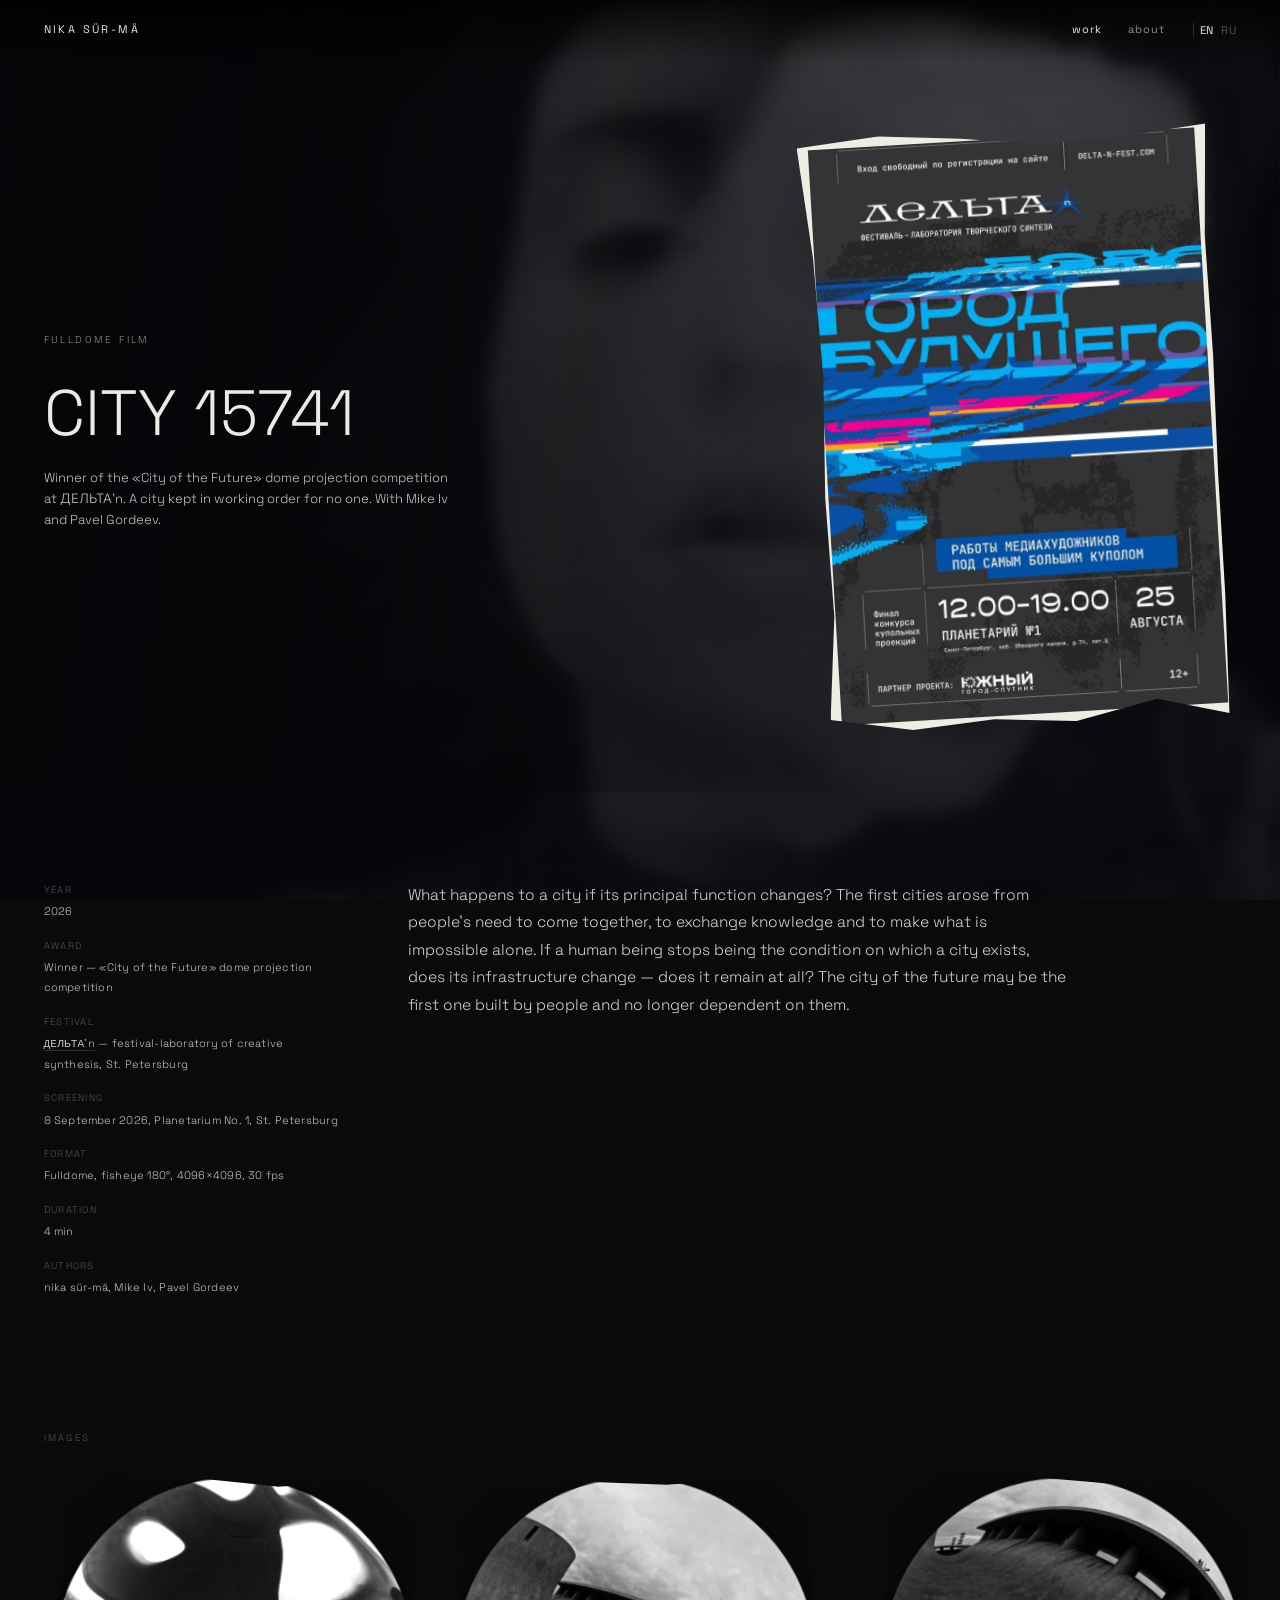
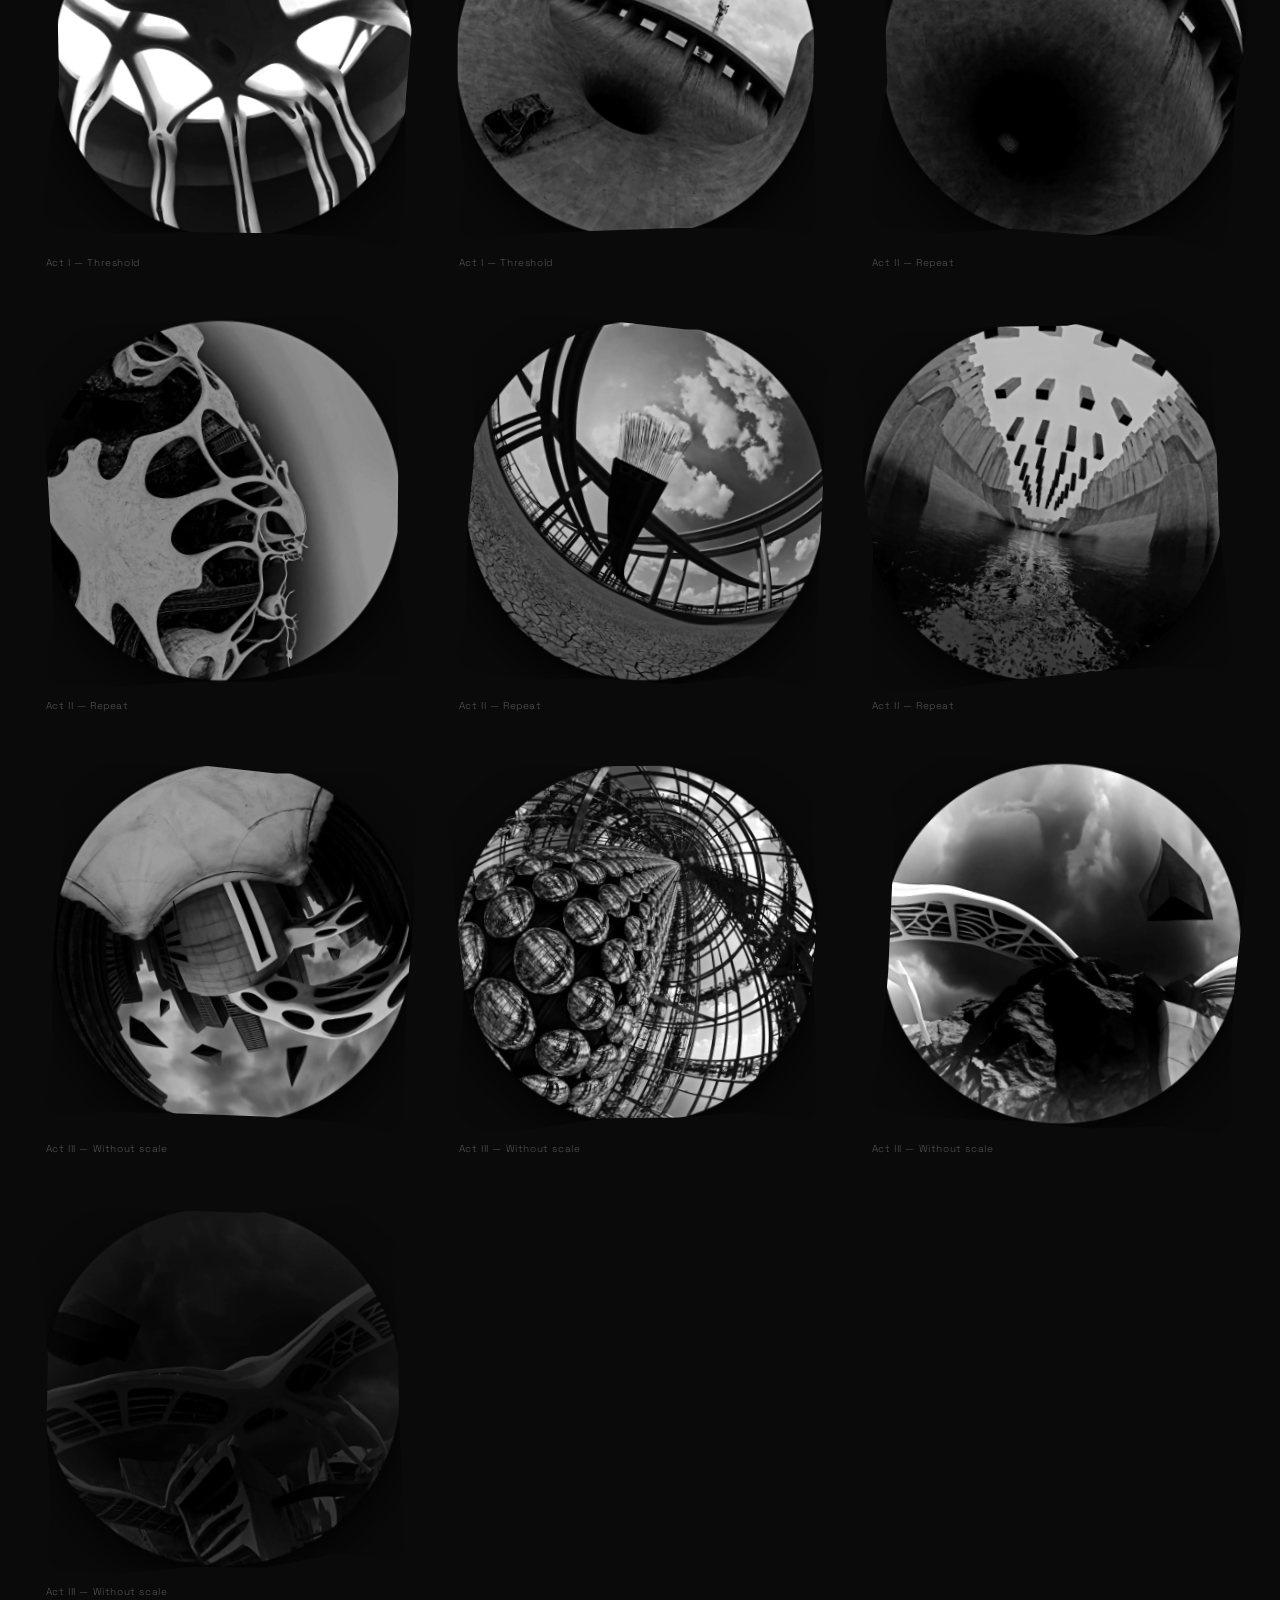
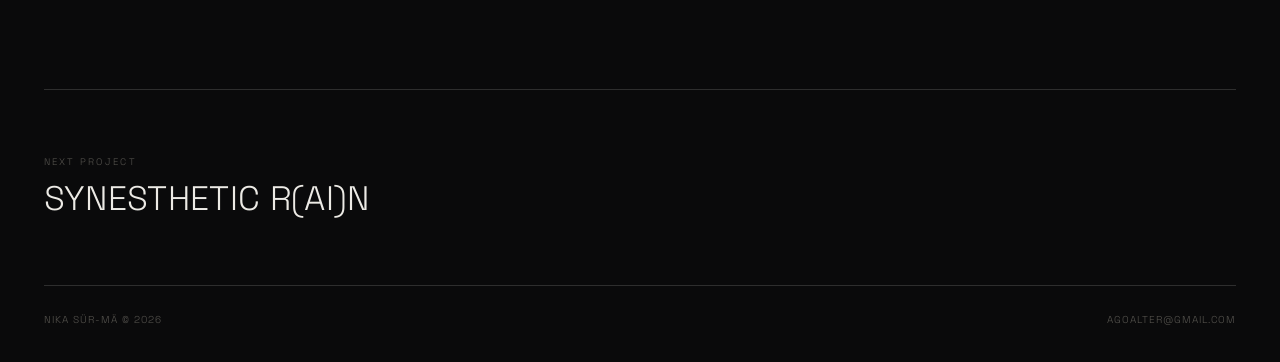
<file: work/city-15741.html>
<!doctype html>
<html lang="en">
<head>
<meta charset="utf-8">
<meta name="viewport" content="width=device-width, initial-scale=1">
<title>City 15741 — nika sür-mä</title>
<meta name="description" content="Winner of the «City of the Future» dome projection competition at ДЕЛЬТА’n. A city kept in working order for no one. With Mike Iv and Pavel Gordeev.">
<meta property="og:title" content="City 15741 — nika sür-mä">
<meta property="og:description" content="Winner of the «City of the Future» dome projection competition at ДЕЛЬТА’n. A city kept in working order for no one. With Mike Iv and Pavel Gordeev.">
<meta property="og:type" content="website">
<meta property="og:image" content="https://sur-ma.site/assets/img/og.jpg">
<meta name="twitter:card" content="summary_large_image">
<link rel="icon" href="../assets/favicon.svg" type="image/svg+xml">
<link rel="preconnect" href="https://fonts.googleapis.com">
<link rel="preconnect" href="https://fonts.gstatic.com" crossorigin>
<link href="https://fonts.googleapis.com/css2?family=Inter:wght@200;300;400&family=Space+Grotesk:wght@300..700&display=swap" rel="stylesheet">
<link rel="stylesheet" href="../assets/css/site.css?v=eb9b4e99">
<link rel="stylesheet" href="../assets/css/font.css?v=1932f78d">
<script>document.documentElement.classList.add('js')</script>
<script src="../assets/js/bg.js?v=24b6937b" defer></script>
</head>
<body class="bg-portrait">
<div id="bgstill" data-main="1" aria-hidden="true" style="background-image:url(../assets/video/portrait-poster.jpg?v=aaac2ec6)"></div>
<video id="bgv" aria-hidden="true" tabindex="-1" autoplay muted loop playsinline
       preload="auto" data-grain="0" poster="../assets/video/portrait-poster.jpg?v=aaac2ec6">
  <source src="../assets/video/portrait.webm?v=2c005a5c" type="video/webm">
  <source src="../assets/video/portrait.mp4?v=47fb20fa" type="video/mp4">
</video>
<canvas id="bg" aria-hidden="true"></canvas>
<div id="veil" aria-hidden="true"></div>
<header class="hdr">
  <a class="mark" href="../index.html">nika sür-mä</a>
  <nav class="nav">
    <a href="../works.html" aria-current="page"><span data-t="en">work</span><span data-t="ru">работы</span></a>
    <a href="../about.html"><span data-t="en">about</span><span data-t="ru">обо мне</span></a>
    <div class="lang">
      <button type="button" data-lang="en" aria-pressed="true">EN</button>
      <button type="button" data-lang="ru" aria-pressed="false">RU</button>
    </div>
  </nav>
</header>
<main>
<section class="hero" data-fit="cover">
  <div class="cap">
    <p class="kicker"><span data-t="en">Fulldome film</span><span data-t="ru">Купольный фильм</span></p>
    <h1><span data-t="en">City 15741</span><span data-t="ru">Город 15741</span></h1>
    <p class="sub"><span data-t="en">Winner of the «City of the Future» dome projection competition at ДЕЛЬТА’n. A city kept in working order for no one. With Mike Iv and Pavel Gordeev.</span><span data-t="ru">Победитель конкурса купольных проекций «Город будущего» фестиваля ДЕЛЬТА’n. Город, который поддерживается в порядке ни для кого. С Майком Ивом и Павлом Гордеевым.</span></p>
  </div>
  <div class="cut" data-fit="cover" data-shape="1" data-colour="1" style="--tilt:-3.4deg;--d:0ms"><img src="../assets/img/delta-poster.jpg" alt="" fetchpriority="high" decoding="async"></div>
</section>

<div class="wrap">
  <div class="cols">
    <div class="meta">
      <dl>
      <dt data-t="en">Year</dt><dt data-t="ru">Год</dt>
      <dd data-t="en">2026</dd><dd data-t="ru">2026</dd>
      <dt data-t="en">Award</dt><dt data-t="ru">Награда</dt>
      <dd data-t="en">Winner — «City of the Future» dome projection competition</dd><dd data-t="ru">Победитель конкурса купольных проекций «Город будущего»</dd>
      <dt data-t="en">Festival</dt><dt data-t="ru">Фестиваль</dt>
      <dd data-t="en"><a href="https://delta-n-fest.com/" rel="noopener">ДЕЛЬТА’n</a> — festival-laboratory of creative synthesis, St. Petersburg</dd><dd data-t="ru"><a href="https://delta-n-fest.com/" rel="noopener">ДЕЛЬТА’n</a> — фестиваль-лаборатория творческого синтеза, Санкт-Петербург</dd>
      <dt data-t="en">Screening</dt><dt data-t="ru">Показ</dt>
      <dd data-t="en">8 September 2026, Planetarium No. 1, St. Petersburg</dd><dd data-t="ru">8 сентября 2026, Планетарий №1, Санкт-Петербург</dd>
      <dt data-t="en">Format</dt><dt data-t="ru">Формат</dt>
      <dd data-t="en">Fulldome, fisheye 180°, 4096×4096, 30 fps</dd><dd data-t="ru">Фулдоум, fisheye 180°, 4096×4096, 30 к/с</dd>
      <dt data-t="en">Duration</dt><dt data-t="ru">Хронометраж</dt>
      <dd data-t="en">4 min</dd><dd data-t="ru">4 мин</dd>
      <dt data-t="en">Authors</dt><dt data-t="ru">Авторы</dt>
      <dd data-t="en">nika sür-mä, Mike Iv, Pavel Gordeev</dd><dd data-t="ru">nika sür-mä, Майк Ив, Павел Гордеев</dd>
      </dl>
    </div>
    <div class="prose">
      <div data-t="en"><p>What happens to a city if its principal function changes? The first cities arose from people’s need to come together, to exchange knowledge and to make what is impossible alone. If a human being stops being the condition on which a city exists, does its infrastructure change — does it remain at all? The city of the future may be the first one built by people and no longer dependent on them.</p></div>
      <div data-t="ru"><p>Что произойдёт с городом, если его основная функция изменится? Первые города возникли из потребности людей объединяться, обмениваться знаниями и создавать то, что невозможно в одиночку. Если человек перестанет быть главным условием существования города, изменятся ли его инфраструктура, останется ли она? Город будущего может стать первым созданным человеком, но больше не зависящим от него.</p></div>
    </div>
  </div>
  <p class="section-label"><span data-t="en">Images</span><span data-t="ru">Изображения</span></p>
  <div class="grid">
    <figure class="cut-item">
      <div class="cut" data-fit="contain" data-shape="2" style="--tilt:2.6deg;--d:70ms"><img src="../assets/img/city-01.webp" alt="" loading="lazy" decoding="async"></div>
      <figcaption><span data-t="en">Act I — Threshold</span><span data-t="ru">Акт I — Порог</span></figcaption>
    </figure>
    <figure class="cut-item">
      <div class="cut" data-fit="contain" data-shape="3" style="--tilt:-1.9deg;--d:140ms"><img src="../assets/img/city-02.webp" alt="" loading="lazy" decoding="async"></div>
      <figcaption><span data-t="en">Act I — Threshold</span><span data-t="ru">Акт I — Порог</span></figcaption>
    </figure>
    <figure class="cut-item">
      <div class="cut" data-fit="contain" data-shape="4" style="--tilt:3.9deg;--d:210ms"><img src="../assets/img/city-03.webp" alt="" loading="lazy" decoding="async"></div>
      <figcaption><span data-t="en">Act II — Repeat</span><span data-t="ru">Акт II — Повтор</span></figcaption>
    </figure>
    <figure class="cut-item">
      <div class="cut" data-fit="contain" data-shape="5" style="--tilt:-2.8deg;--d:280ms"><img src="../assets/img/city-05.webp" alt="" loading="lazy" decoding="async"></div>
      <figcaption><span data-t="en">Act II — Repeat</span><span data-t="ru">Акт II — Повтор</span></figcaption>
    </figure>
    <figure class="cut-item">
      <div class="cut" data-fit="contain" data-shape="1" style="--tilt:1.7deg;--d:350ms"><img src="../assets/img/city-06.webp" alt="" loading="lazy" decoding="async"></div>
      <figcaption><span data-t="en">Act II — Repeat</span><span data-t="ru">Акт II — Повтор</span></figcaption>
    </figure>
    <figure class="cut-item">
      <div class="cut" data-fit="contain" data-shape="2" style="--tilt:-4.2deg;--d:0ms"><img src="../assets/img/city-07.webp" alt="" loading="lazy" decoding="async"></div>
      <figcaption><span data-t="en">Act II — Repeat</span><span data-t="ru">Акт II — Повтор</span></figcaption>
    </figure>
    <figure class="cut-item">
      <div class="cut" data-fit="contain" data-shape="3" style="--tilt:2.2deg;--d:70ms"><img src="../assets/img/city-08.webp" alt="" loading="lazy" decoding="async"></div>
      <figcaption><span data-t="en">Act III — Without scale</span><span data-t="ru">Акт III — Без масштаба</span></figcaption>
    </figure>
    <figure class="cut-item">
      <div class="cut" data-fit="contain" data-shape="4" style="--tilt:-1.4deg;--d:140ms"><img src="../assets/img/city-09.webp" alt="" loading="lazy" decoding="async"></div>
      <figcaption><span data-t="en">Act III — Without scale</span><span data-t="ru">Акт III — Без масштаба</span></figcaption>
    </figure>
    <figure class="cut-item">
      <div class="cut" data-fit="contain" data-shape="5" style="--tilt:3.1deg;--d:210ms"><img src="../assets/img/city-10.webp" alt="" loading="lazy" decoding="async"></div>
      <figcaption><span data-t="en">Act III — Without scale</span><span data-t="ru">Акт III — Без масштаба</span></figcaption>
    </figure>
    <figure class="cut-item">
      <div class="cut" data-fit="contain" data-shape="1" style="--tilt:-2.6deg;--d:280ms"><img src="../assets/img/city-11.webp" alt="" loading="lazy" decoding="async"></div>
      <figcaption><span data-t="en">Act III — Without scale</span><span data-t="ru">Акт III — Без масштаба</span></figcaption>
    </figure>
  </div>
  <div class="next">
    <a href="synesthetic-rain.html">
      <span class="lbl"><span data-t="en">Next project</span><span data-t="ru">Следующий проект</span></span><br>
      <span class="ttl"><span data-t="en">synesthetic r(AI)n</span><span data-t="ru">synesthetic r(AI)n</span></span>
    </a>
  </div>
<div class="foot">
  <span>nika sür-mä &copy; 2026</span>
  <span><a href="mailto:agoalter@gmail.com">agoalter@gmail.com</a></span>
</div>
</div>
</main>
<script src="../assets/js/site.js?v=69d55835" defer></script>
</body>
</html>
</file>
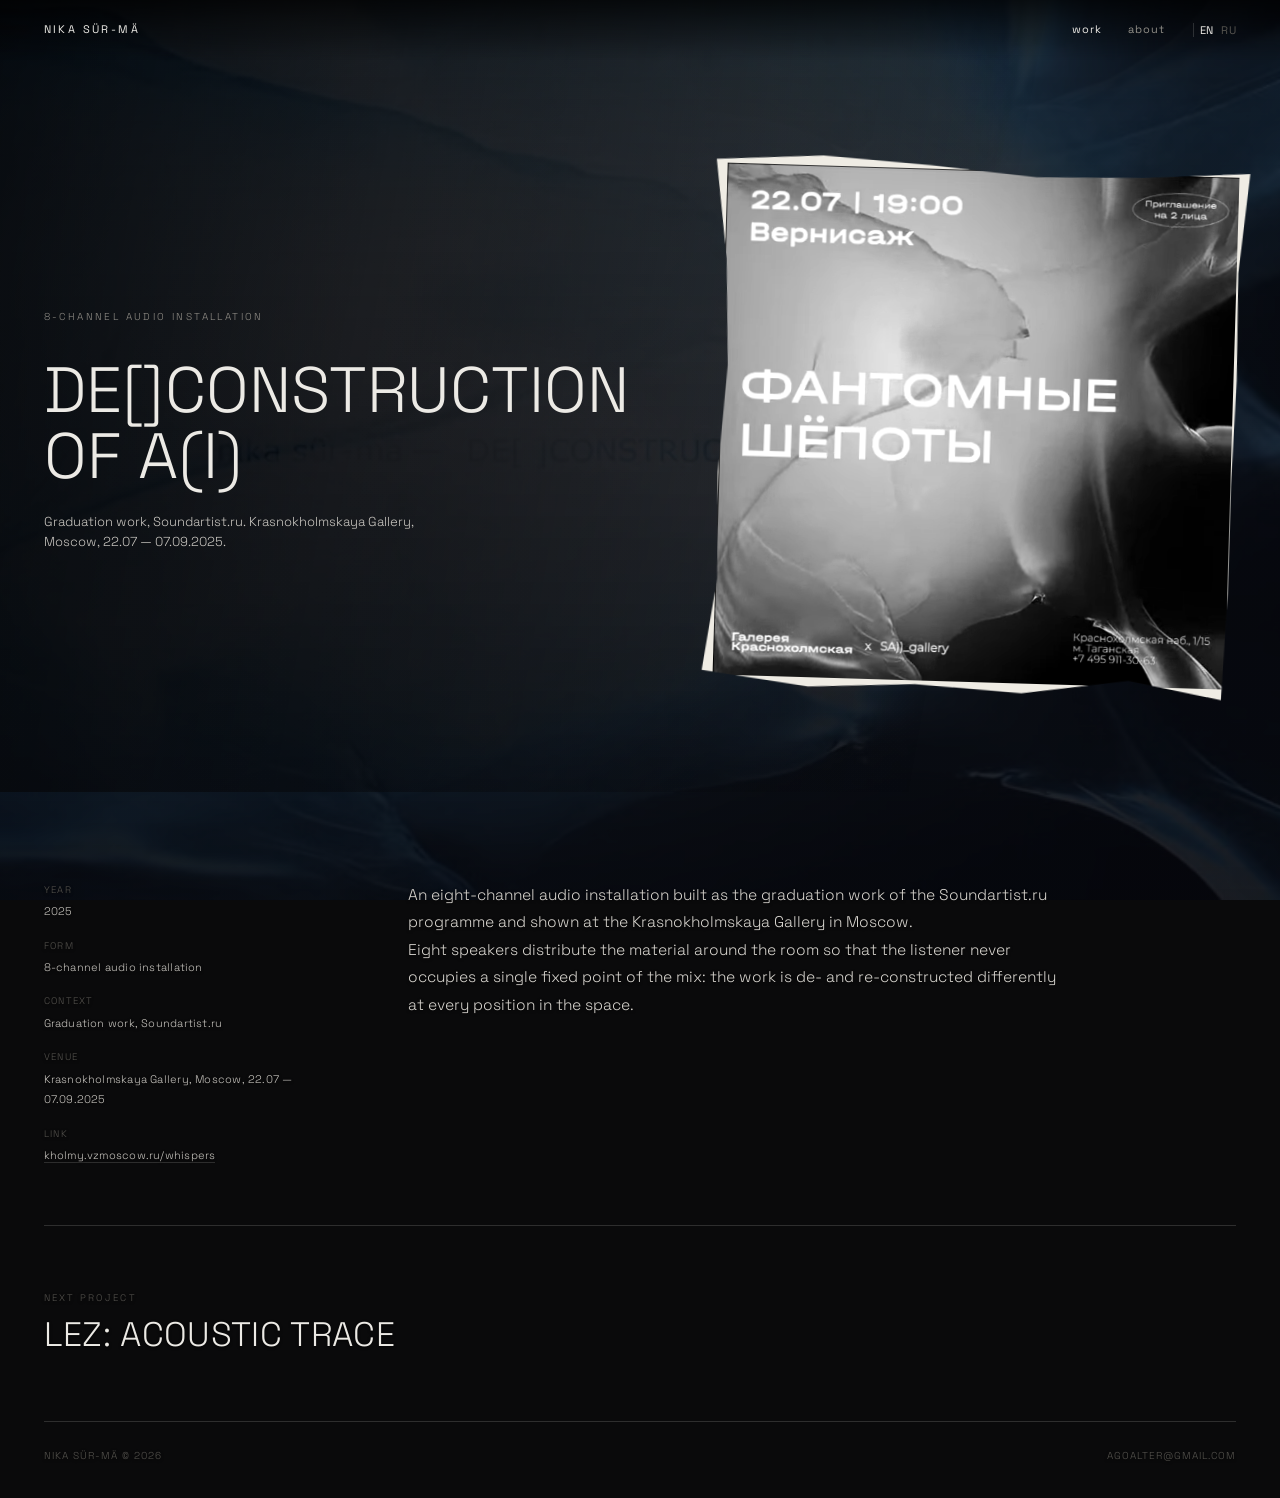
<file: work/deconstruction-of-ai.html>
<!doctype html>
<html lang="en">
<head>
<meta charset="utf-8">
<meta name="viewport" content="width=device-width, initial-scale=1">
<title>de[]construction of A(I) — nika sür-mä</title>
<meta name="description" content="Graduation work, Soundartist.ru. Krasnokholmskaya Gallery, Moscow, 22.07 — 07.09.2025.">
<meta property="og:title" content="de[]construction of A(I) — nika sür-mä">
<meta property="og:description" content="Graduation work, Soundartist.ru. Krasnokholmskaya Gallery, Moscow, 22.07 — 07.09.2025.">
<meta property="og:type" content="website">
<meta property="og:image" content="https://sur-ma.site/assets/img/og.jpg">
<meta name="twitter:card" content="summary_large_image">
<link rel="icon" href="../assets/favicon.svg" type="image/svg+xml">
<link rel="preconnect" href="https://fonts.googleapis.com">
<link rel="preconnect" href="https://fonts.gstatic.com" crossorigin>
<link href="https://fonts.googleapis.com/css2?family=Inter:wght@200;300;400&family=Space+Grotesk:wght@300..700&display=swap" rel="stylesheet">
<link rel="stylesheet" href="../assets/css/site.css?v=eb9b4e99">
<link rel="stylesheet" href="../assets/css/font.css?v=1932f78d">
<script>document.documentElement.classList.add('js')</script>
<script src="../assets/js/bg.js?v=24b6937b" defer></script>
</head>
<body class="bg-deconstruction">
<div id="bgstill" aria-hidden="true" style="background-image:url(../assets/video/deconstruction-poster.jpg?v=50c39786)"></div>
<video id="bgv" aria-hidden="true" tabindex="-1" autoplay muted loop playsinline
       preload="auto" data-grain="0" poster="../assets/video/deconstruction-poster.jpg?v=50c39786">
  <source src="../assets/video/deconstruction.webm?v=a7995308" type="video/webm">
  <source src="../assets/video/deconstruction.mp4?v=979faddc" type="video/mp4">
</video>
<canvas id="bg" aria-hidden="true"></canvas>
<div id="veil" aria-hidden="true"></div>
<a class="bg-watch" href="../assets/video/deconstruction.mp4?v=979faddc" target="_blank" rel="noopener"><span data-t="en">watch the background</span><span data-t="ru">смотреть фон</span></a>
<header class="hdr">
  <a class="mark" href="../index.html">nika sür-mä</a>
  <nav class="nav">
    <a href="../works.html" aria-current="page"><span data-t="en">work</span><span data-t="ru">работы</span></a>
    <a href="../about.html"><span data-t="en">about</span><span data-t="ru">обо мне</span></a>
    <div class="lang">
      <button type="button" data-lang="en" aria-pressed="true">EN</button>
      <button type="button" data-lang="ru" aria-pressed="false">RU</button>
    </div>
  </nav>
</header>
<main>
<section class="hero" data-fit="cover">
  <div class="cap">
    <p class="kicker"><span data-t="en">8-channel audio installation</span><span data-t="ru">8-канальная звуковая инсталляция</span></p>
    <h1><span data-t="en">de[]construction of A(I)</span><span data-t="ru">de[]construction of A(I)</span></h1>
    <p class="sub"><span data-t="en">Graduation work, Soundartist.ru. Krasnokholmskaya Gallery, Moscow, 22.07 — 07.09.2025.</span><span data-t="ru">Дипломная работа, Soundartist.ru. Краснохолмская галерея, Москва, 22.07 — 07.09.2025.</span></p>
  </div>
  <div class="cut" data-fit="cover" data-shape="1" style="--tilt:1.7deg;--d:350ms"><video autoplay muted loop playsinline preload="metadata" aria-hidden="true" poster="../assets/video/whispers-poster.jpg?v=12c654c4">
  <source src="../assets/video/whispers.webm?v=8cb1347b" type="video/webm">
  <source src="../assets/video/whispers.mp4?v=7e6655f1" type="video/mp4">
</video></div>
</section>

<div class="wrap">
  <div class="cols">
    <div class="meta">
      <dl>
      <dt data-t="en">Year</dt><dt data-t="ru">Год</dt>
      <dd data-t="en">2025</dd><dd data-t="ru">2025</dd>
      <dt data-t="en">Form</dt><dt data-t="ru">Форма</dt>
      <dd data-t="en">8-channel audio installation</dd><dd data-t="ru">8-канальная звуковая инсталляция</dd>
      <dt data-t="en">Context</dt><dt data-t="ru">Контекст</dt>
      <dd data-t="en">Graduation work, Soundartist.ru</dd><dd data-t="ru">Дипломная работа, Soundartist.ru</dd>
      <dt data-t="en">Venue</dt><dt data-t="ru">Площадка</dt>
      <dd data-t="en">Krasnokholmskaya Gallery, Moscow, 22.07 — 07.09.2025</dd><dd data-t="ru">Краснохолмская галерея, Москва, 22.07 — 07.09.2025</dd>
      <dt data-t="en">Link</dt><dt data-t="ru">Ссылка</dt>
      <dd data-t="en"><a href="https://kholmy.vzmoscow.ru/whispers" rel="noopener">kholmy.vzmoscow.ru/whispers</a></dd><dd data-t="ru"><a href="https://kholmy.vzmoscow.ru/whispers" rel="noopener">kholmy.vzmoscow.ru/whispers</a></dd>
      </dl>
    </div>
    <div class="prose">
      <div data-t="en"><p>An eight-channel audio installation built as the graduation work of the Soundartist.ru programme and shown at the Krasnokholmskaya Gallery in Moscow.</p></div>
      <div data-t="ru"><p>Восьмиканальная звуковая инсталляция, сделанная как дипломная работа программы Soundartist.ru и показанная в Краснохолмской галерее в Москве.</p></div>
      <div data-t="en"><p>Eight speakers distribute the material around the room so that the listener never occupies a single fixed point of the mix: the work is de- and re-constructed differently at every position in the space.</p></div>
      <div data-t="ru"><p>Восемь колонок распределяют материал по комнате так, что слушатель никогда не находится в единственной точке микса: работа де- и реконструируется по-разному в каждой точке пространства.</p></div>
    </div>
  </div>
  <div class="next">
    <a href="lez-acoustic-trace.html">
      <span class="lbl"><span data-t="en">Next project</span><span data-t="ru">Следующий проект</span></span><br>
      <span class="ttl"><span data-t="en">LEZ: Acoustic Trace</span><span data-t="ru">ЛЭЗ: Акустический след</span></span>
    </a>
  </div>
<div class="foot">
  <span>nika sür-mä &copy; 2026</span>
  <span><a href="mailto:agoalter@gmail.com">agoalter@gmail.com</a></span>
</div>
</div>
</main>
<script src="../assets/js/site.js?v=69d55835" defer></script>
</body>
</html>
</file>
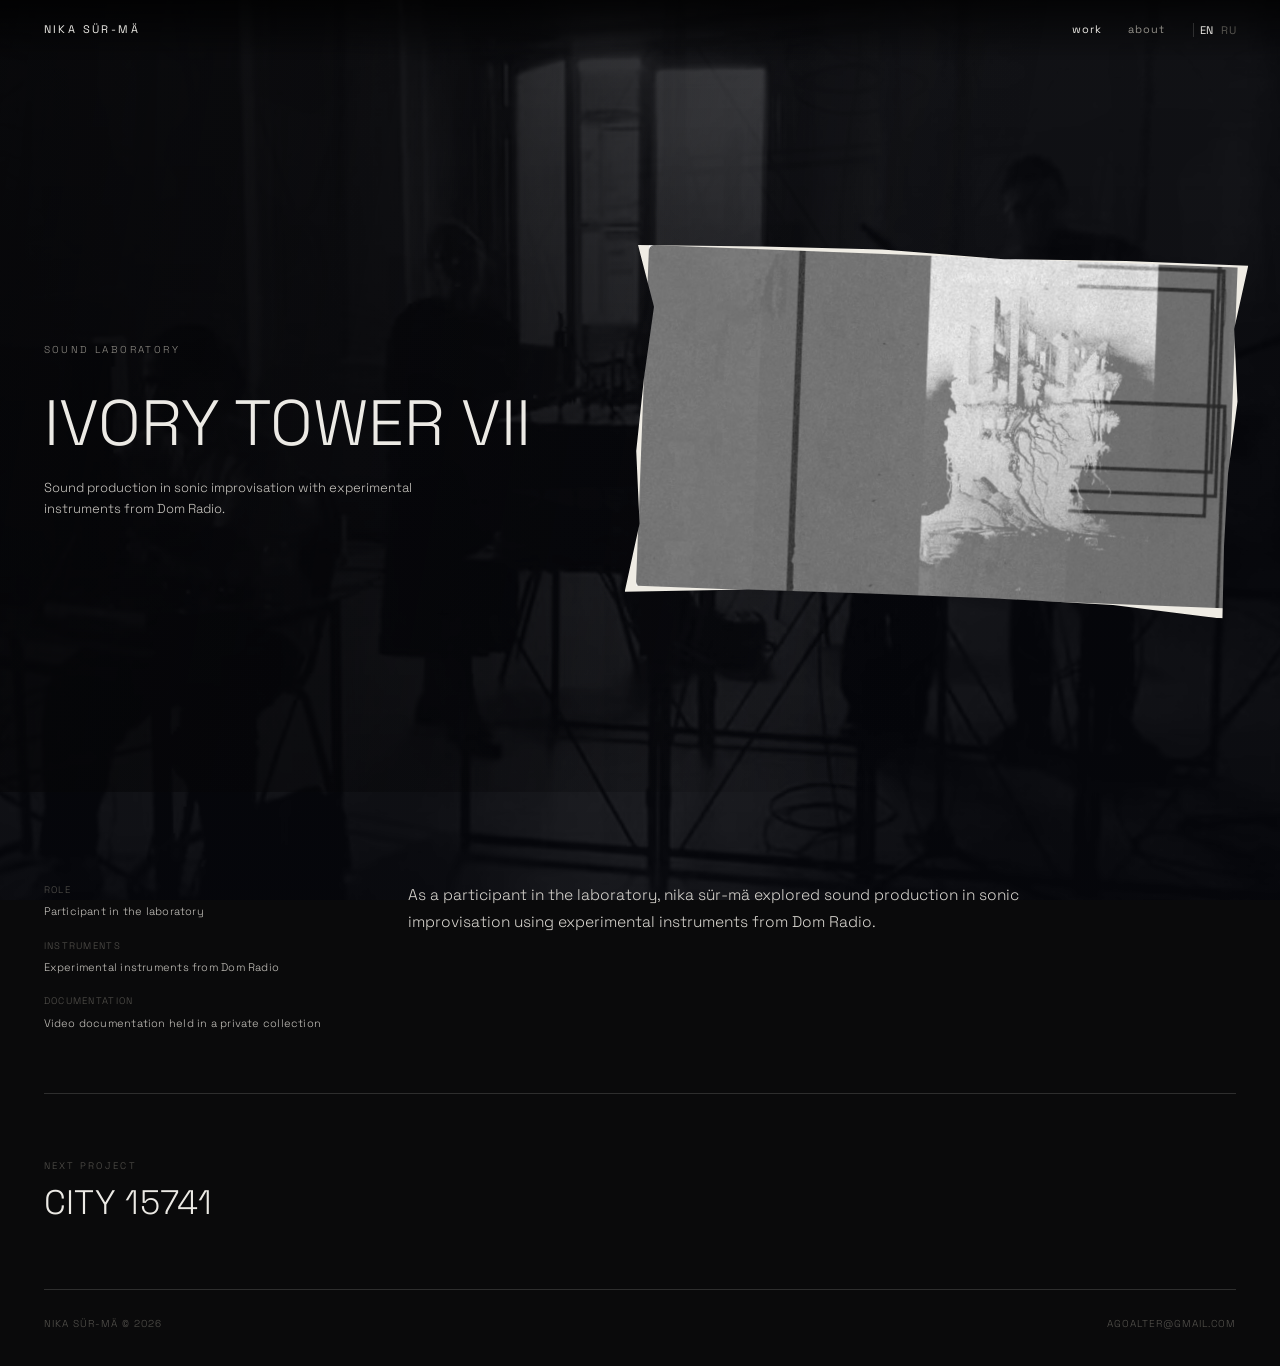
<file: work/ivory-tower-vii.html>
<!doctype html>
<html lang="en">
<head>
<meta charset="utf-8">
<meta name="viewport" content="width=device-width, initial-scale=1">
<title>Ivory Tower VII — nika sür-mä</title>
<meta name="description" content="Sound production in sonic improvisation with experimental instruments from Dom Radio.">
<meta property="og:title" content="Ivory Tower VII — nika sür-mä">
<meta property="og:description" content="Sound production in sonic improvisation with experimental instruments from Dom Radio.">
<meta property="og:type" content="website">
<meta property="og:image" content="https://sur-ma.site/assets/img/og.jpg">
<meta name="twitter:card" content="summary_large_image">
<link rel="icon" href="../assets/favicon.svg" type="image/svg+xml">
<link rel="preconnect" href="https://fonts.googleapis.com">
<link rel="preconnect" href="https://fonts.gstatic.com" crossorigin>
<link href="https://fonts.googleapis.com/css2?family=Inter:wght@200;300;400&family=Space+Grotesk:wght@300..700&display=swap" rel="stylesheet">
<link rel="stylesheet" href="../assets/css/site.css?v=eb9b4e99">
<link rel="stylesheet" href="../assets/css/font.css?v=1932f78d">
<script>document.documentElement.classList.add('js')</script>
<script src="../assets/js/bg.js?v=24b6937b" defer></script>
</head>
<body class="bg-ivory">
<div id="bgstill" aria-hidden="true" style="background-image:url(../assets/video/ivory-poster.jpg?v=515e2c9c)"></div>
<video id="bgv" aria-hidden="true" tabindex="-1" autoplay muted loop playsinline
       preload="auto" data-grain="0" poster="../assets/video/ivory-poster.jpg?v=515e2c9c">
  <source src="../assets/video/ivory.webm?v=39fbbea0" type="video/webm">
  <source src="../assets/video/ivory.mp4?v=8ba072cc" type="video/mp4">
</video>
<canvas id="bg" aria-hidden="true"></canvas>
<div id="veil" aria-hidden="true"></div>
<a class="bg-watch" href="../assets/video/ivory.mp4?v=8ba072cc" target="_blank" rel="noopener"><span data-t="en">watch the background</span><span data-t="ru">смотреть фон</span></a>
<header class="hdr">
  <a class="mark" href="../index.html">nika sür-mä</a>
  <nav class="nav">
    <a href="../works.html" aria-current="page"><span data-t="en">work</span><span data-t="ru">работы</span></a>
    <a href="../about.html"><span data-t="en">about</span><span data-t="ru">обо мне</span></a>
    <div class="lang">
      <button type="button" data-lang="en" aria-pressed="true">EN</button>
      <button type="button" data-lang="ru" aria-pressed="false">RU</button>
    </div>
  </nav>
</header>
<main>
<section class="hero" data-fit="cover">
  <div class="cap">
    <p class="kicker"><span data-t="en">Sound laboratory</span><span data-t="ru">Звуковая лаборатория</span></p>
    <h1><span data-t="en">Ivory Tower VII</span><span data-t="ru">Башня из слоновой кости VII</span></h1>
    <p class="sub"><span data-t="en">Sound production in sonic improvisation with experimental instruments from Dom Radio.</span><span data-t="ru">Звуковое производство в звуковой импровизации на экспериментальных инструментах Дома радио.</span></p>
  </div>
  <div class="cut" data-fit="cover" data-shape="3" style="--tilt:2.2deg;--d:70ms"><img src="../assets/img/ivory.jpg" alt="" fetchpriority="high" decoding="async"></div>
</section>

<div class="wrap">
  <div class="cols">
    <div class="meta">
      <dl>
      <dt data-t="en">Role</dt><dt data-t="ru">Роль</dt>
      <dd data-t="en">Participant in the laboratory</dd><dd data-t="ru">Участница лаборатории</dd>
      <dt data-t="en">Instruments</dt><dt data-t="ru">Инструменты</dt>
      <dd data-t="en">Experimental instruments from Dom Radio</dd><dd data-t="ru">Экспериментальные инструменты Дома радио</dd>
      <dt data-t="en">Documentation</dt><dt data-t="ru">Документация</dt>
      <dd data-t="en">Video documentation held in a private collection</dd><dd data-t="ru">Видеодокументация в частной коллекции</dd>
      </dl>
    </div>
    <div class="prose">
      <div data-t="en"><p>As a participant in the laboratory, nika sür-mä explored sound production in sonic improvisation using experimental instruments from Dom Radio.</p></div>
      <div data-t="ru"><p>В качестве участницы лаборатории nika sür-mä исследовала звуковое производство в звуковой импровизации на экспериментальных инструментах Дома радио.</p></div>
    </div>
  </div>
  <div class="next">
    <a href="city-15741.html">
      <span class="lbl"><span data-t="en">Next project</span><span data-t="ru">Следующий проект</span></span><br>
      <span class="ttl"><span data-t="en">City 15741</span><span data-t="ru">Город 15741</span></span>
    </a>
  </div>
<div class="foot">
  <span>nika sür-mä &copy; 2026</span>
  <span><a href="mailto:agoalter@gmail.com">agoalter@gmail.com</a></span>
</div>
</div>
</main>
<script src="../assets/js/site.js?v=69d55835" defer></script>
</body>
</html>
</file>
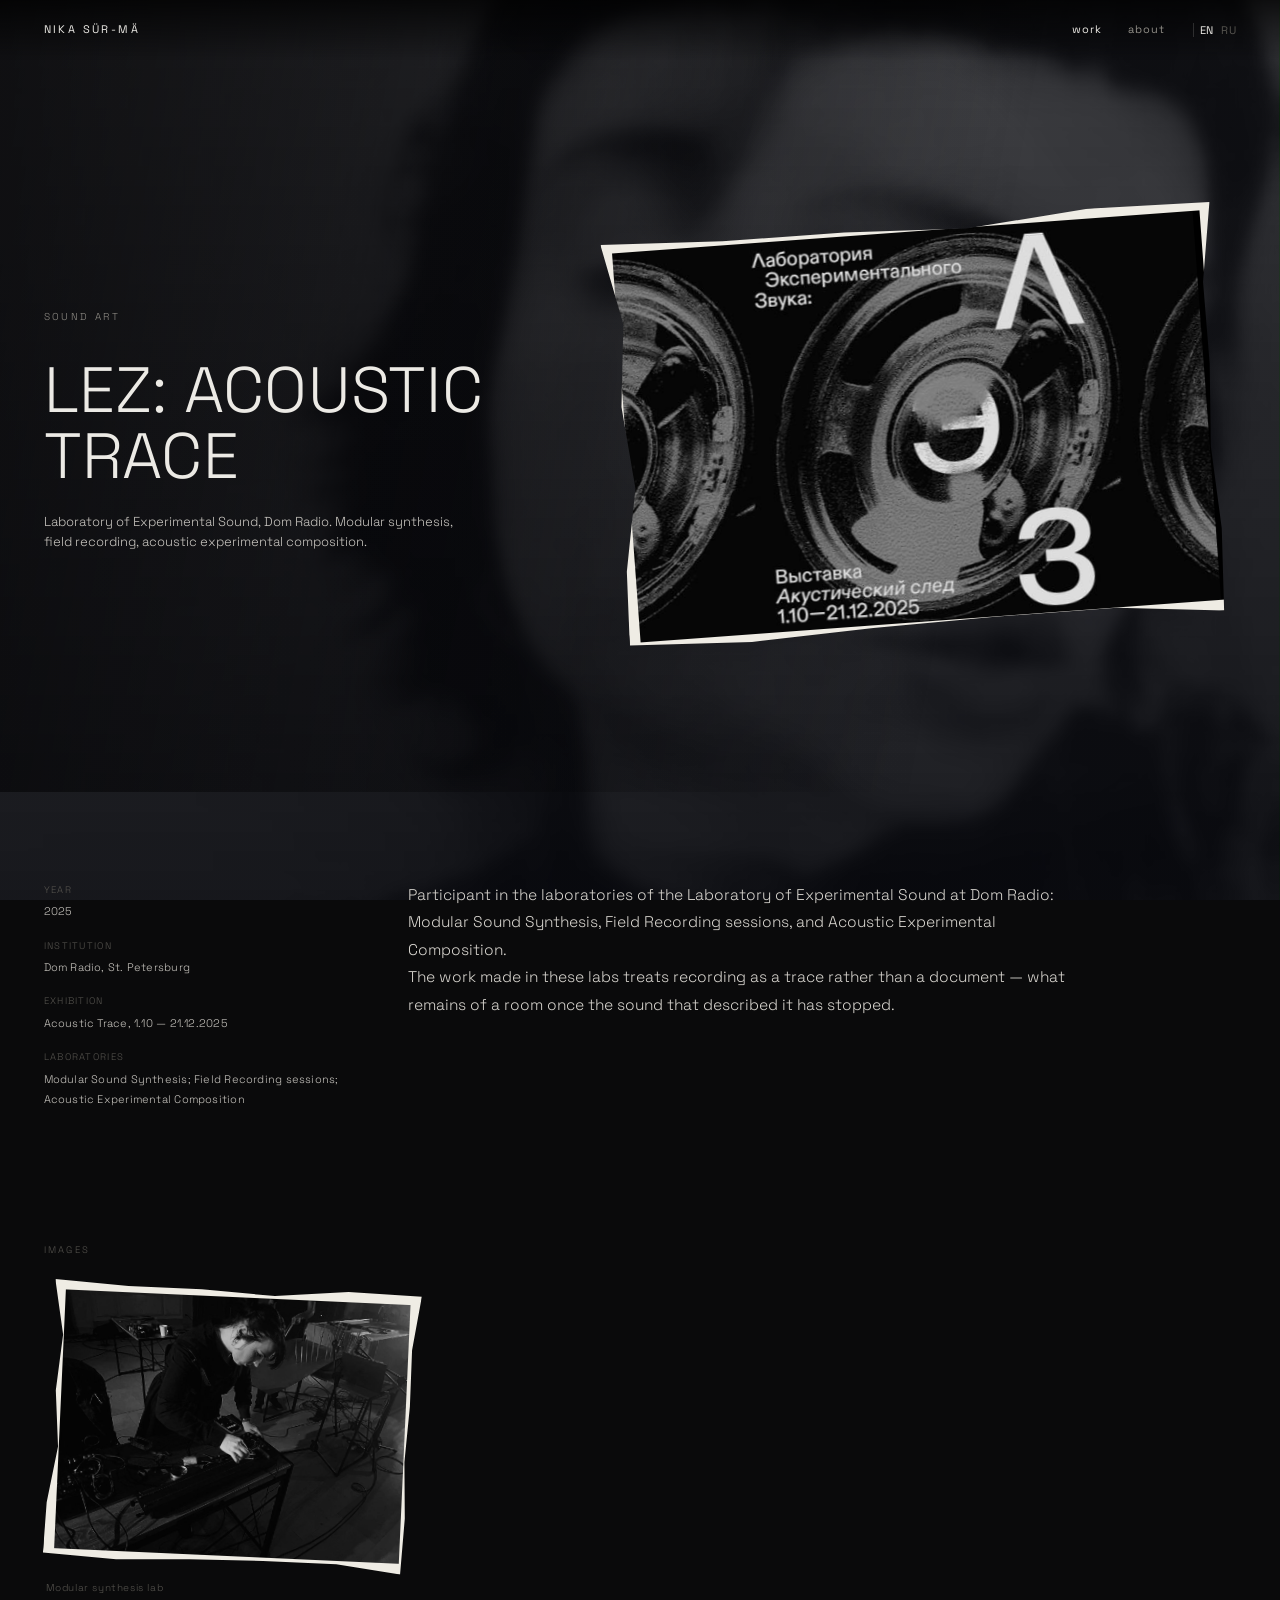
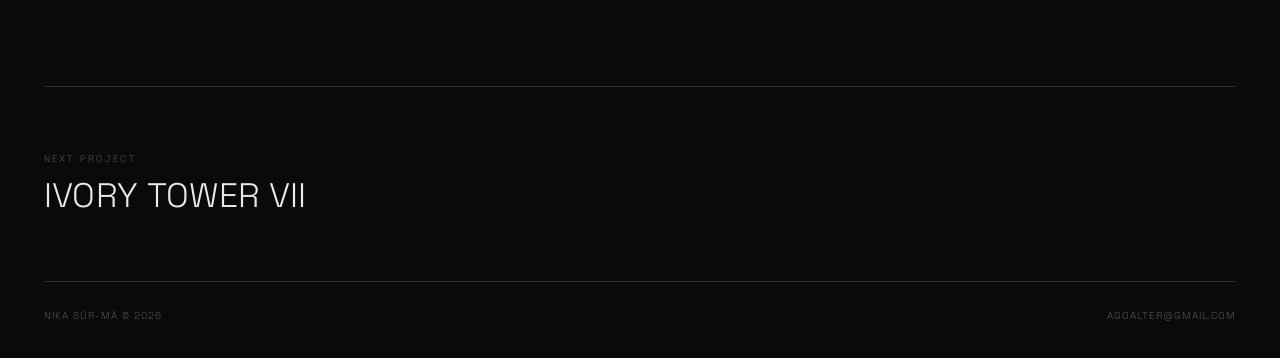
<file: work/lez-acoustic-trace.html>
<!doctype html>
<html lang="en">
<head>
<meta charset="utf-8">
<meta name="viewport" content="width=device-width, initial-scale=1">
<title>LEZ: Acoustic Trace — nika sür-mä</title>
<meta name="description" content="Laboratory of Experimental Sound, Dom Radio. Modular synthesis, field recording, acoustic experimental composition.">
<meta property="og:title" content="LEZ: Acoustic Trace — nika sür-mä">
<meta property="og:description" content="Laboratory of Experimental Sound, Dom Radio. Modular synthesis, field recording, acoustic experimental composition.">
<meta property="og:type" content="website">
<meta property="og:image" content="https://sur-ma.site/assets/img/og.jpg">
<meta name="twitter:card" content="summary_large_image">
<link rel="icon" href="../assets/favicon.svg" type="image/svg+xml">
<link rel="preconnect" href="https://fonts.googleapis.com">
<link rel="preconnect" href="https://fonts.gstatic.com" crossorigin>
<link href="https://fonts.googleapis.com/css2?family=Inter:wght@200;300;400&family=Space+Grotesk:wght@300..700&display=swap" rel="stylesheet">
<link rel="stylesheet" href="../assets/css/site.css?v=eb9b4e99">
<link rel="stylesheet" href="../assets/css/font.css?v=1932f78d">
<script>document.documentElement.classList.add('js')</script>
<script src="../assets/js/bg.js?v=24b6937b" defer></script>
</head>
<body class="bg-portrait">
<div id="bgstill" data-main="1" aria-hidden="true" style="background-image:url(../assets/video/portrait-poster.jpg?v=aaac2ec6)"></div>
<video id="bgv" aria-hidden="true" tabindex="-1" autoplay muted loop playsinline
       preload="auto" data-grain="0" poster="../assets/video/portrait-poster.jpg?v=aaac2ec6">
  <source src="../assets/video/portrait.webm?v=2c005a5c" type="video/webm">
  <source src="../assets/video/portrait.mp4?v=47fb20fa" type="video/mp4">
</video>
<canvas id="bg" aria-hidden="true"></canvas>
<div id="veil" aria-hidden="true"></div>
<header class="hdr">
  <a class="mark" href="../index.html">nika sür-mä</a>
  <nav class="nav">
    <a href="../works.html" aria-current="page"><span data-t="en">work</span><span data-t="ru">работы</span></a>
    <a href="../about.html"><span data-t="en">about</span><span data-t="ru">обо мне</span></a>
    <div class="lang">
      <button type="button" data-lang="en" aria-pressed="true">EN</button>
      <button type="button" data-lang="ru" aria-pressed="false">RU</button>
    </div>
  </nav>
</header>
<main>
<section class="hero" data-fit="cover">
  <div class="cap">
    <p class="kicker"><span data-t="en">Sound art</span><span data-t="ru">Саунд-арт</span></p>
    <h1><span data-t="en">LEZ: Acoustic Trace</span><span data-t="ru">ЛЭЗ: Акустический след</span></h1>
    <p class="sub"><span data-t="en">Laboratory of Experimental Sound, Dom Radio. Modular synthesis, field recording, acoustic experimental composition.</span><span data-t="ru">Лаборатория экспериментального звука, Дом радио. Модулярный синтез, полевые записи, акустическая экспериментальная композиция.</span></p>
  </div>
  <div class="cut" data-fit="cover" data-shape="2" style="--tilt:-4.2deg;--d:0ms"><img src="../assets/img/lez-poster.jpg" alt="" fetchpriority="high" decoding="async"></div>
</section>

<div class="wrap">
  <div class="cols">
    <div class="meta">
      <dl>
      <dt data-t="en">Year</dt><dt data-t="ru">Год</dt>
      <dd data-t="en">2025</dd><dd data-t="ru">2025</dd>
      <dt data-t="en">Institution</dt><dt data-t="ru">Площадка</dt>
      <dd data-t="en">Dom Radio, St. Petersburg</dd><dd data-t="ru">Дом радио, Санкт-Петербург</dd>
      <dt data-t="en">Exhibition</dt><dt data-t="ru">Выставка</dt>
      <dd data-t="en">Acoustic Trace, 1.10 — 21.12.2025</dd><dd data-t="ru">«Акустический след», 1.10 — 21.12.2025</dd>
      <dt data-t="en">Laboratories</dt><dt data-t="ru">Лаборатории</dt>
      <dd data-t="en">Modular Sound Synthesis; Field Recording sessions; Acoustic Experimental Composition</dd><dd data-t="ru">Модулярный синтез звука; сессии полевых записей; акустическая экспериментальная композиция</dd>
      </dl>
    </div>
    <div class="prose">
      <div data-t="en"><p>Participant in the laboratories of the Laboratory of Experimental Sound at Dom Radio: Modular Sound Synthesis, Field Recording sessions, and Acoustic Experimental Composition.</p></div>
      <div data-t="ru"><p>Участница лабораторий ЛЭЗ в Доме радио: модулярный синтез звука, сессии полевых записей, акустическая экспериментальная композиция.</p></div>
      <div data-t="en"><p>The work made in these labs treats recording as a trace rather than a document — what remains of a room once the sound that described it has stopped.</p></div>
      <div data-t="ru"><p>Запись здесь — не документ, а след: то, что остаётся от помещения, когда звук, описывавший его, прекратился.</p></div>
    </div>
  </div>
  <p class="section-label"><span data-t="en">Images</span><span data-t="ru">Изображения</span></p>
  <div class="grid">
    <figure class="cut-item">
      <div class="cut" data-fit="cover" data-shape="2" style="--tilt:2.6deg;--d:70ms"><img src="../assets/img/lez-synth.jpg" alt="" loading="lazy" decoding="async"></div>
      <figcaption><span data-t="en">Modular synthesis lab</span><span data-t="ru">Лаборатория модулярного синтеза</span></figcaption>
    </figure>
  </div>
  <div class="next">
    <a href="ivory-tower-vii.html">
      <span class="lbl"><span data-t="en">Next project</span><span data-t="ru">Следующий проект</span></span><br>
      <span class="ttl"><span data-t="en">Ivory Tower VII</span><span data-t="ru">Башня из слоновой кости VII</span></span>
    </a>
  </div>
<div class="foot">
  <span>nika sür-mä &copy; 2026</span>
  <span><a href="mailto:agoalter@gmail.com">agoalter@gmail.com</a></span>
</div>
</div>
</main>
<script src="../assets/js/site.js?v=69d55835" defer></script>
</body>
</html>
</file>
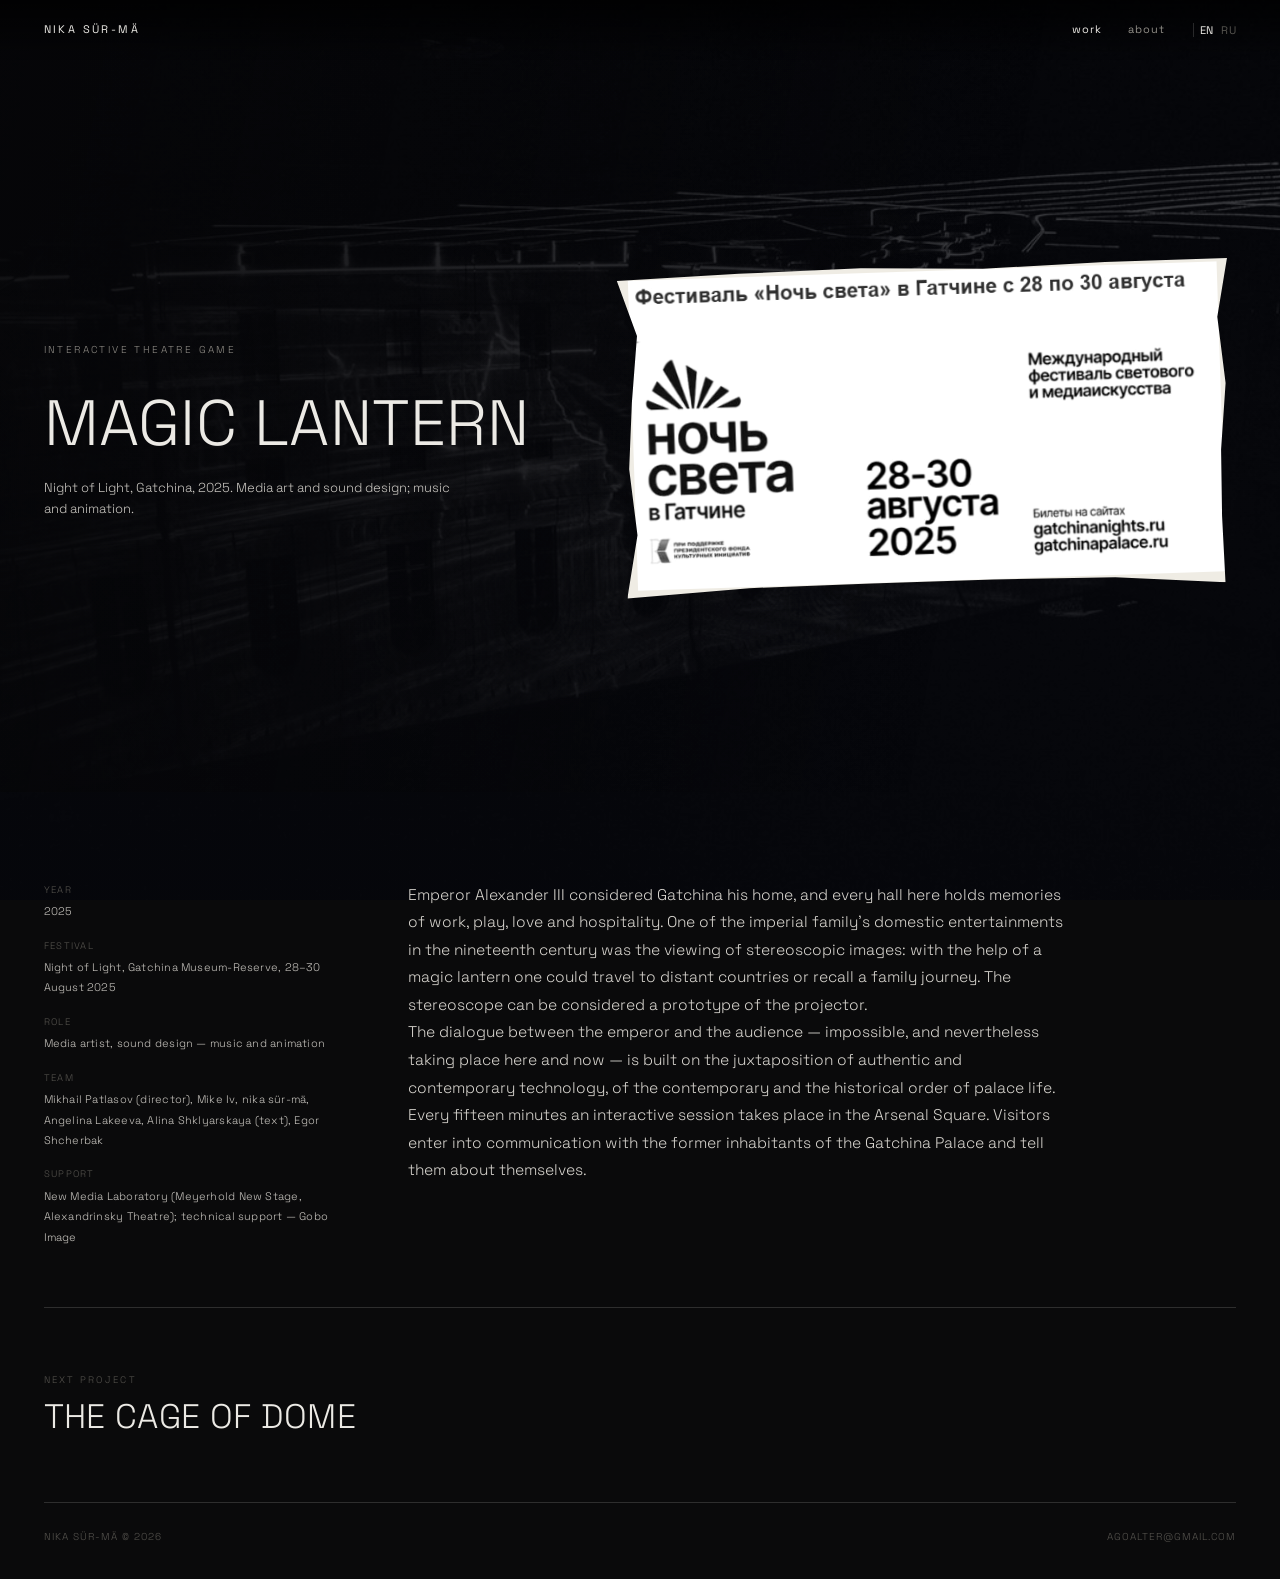
<file: work/magic-lantern.html>
<!doctype html>
<html lang="en">
<head>
<meta charset="utf-8">
<meta name="viewport" content="width=device-width, initial-scale=1">
<title>Magic Lantern — nika sür-mä</title>
<meta name="description" content="Night of Light, Gatchina, 2025. Media art and sound design; music and animation.">
<meta property="og:title" content="Magic Lantern — nika sür-mä">
<meta property="og:description" content="Night of Light, Gatchina, 2025. Media art and sound design; music and animation.">
<meta property="og:type" content="website">
<meta property="og:image" content="https://sur-ma.site/assets/img/og.jpg">
<meta name="twitter:card" content="summary_large_image">
<link rel="icon" href="../assets/favicon.svg" type="image/svg+xml">
<link rel="preconnect" href="https://fonts.googleapis.com">
<link rel="preconnect" href="https://fonts.gstatic.com" crossorigin>
<link href="https://fonts.googleapis.com/css2?family=Inter:wght@200;300;400&family=Space+Grotesk:wght@300..700&display=swap" rel="stylesheet">
<link rel="stylesheet" href="../assets/css/site.css?v=eb9b4e99">
<link rel="stylesheet" href="../assets/css/font.css?v=1932f78d">
<script>document.documentElement.classList.add('js')</script>
<script src="../assets/js/bg.js?v=24b6937b" defer></script>
</head>
<body class="bg-lantern">
<div id="bgstill" aria-hidden="true" style="background-image:url(../assets/video/lantern-poster.jpg?v=a3f4b256)"></div>
<video id="bgv" aria-hidden="true" tabindex="-1" autoplay muted loop playsinline
       preload="auto" data-grain="0" poster="../assets/video/lantern-poster.jpg?v=a3f4b256">
  <source src="../assets/video/lantern.mp4?v=fd5c7676" type="video/mp4">
</video>
<canvas id="bg" aria-hidden="true"></canvas>
<div id="veil" aria-hidden="true"></div>
<a class="bg-watch" href="../assets/video/lantern.mp4?v=fd5c7676" target="_blank" rel="noopener"><span data-t="en">watch the background</span><span data-t="ru">смотреть фон</span></a>
<header class="hdr">
  <a class="mark" href="../index.html">nika sür-mä</a>
  <nav class="nav">
    <a href="../works.html" aria-current="page"><span data-t="en">work</span><span data-t="ru">работы</span></a>
    <a href="../about.html"><span data-t="en">about</span><span data-t="ru">обо мне</span></a>
    <div class="lang">
      <button type="button" data-lang="en" aria-pressed="true">EN</button>
      <button type="button" data-lang="ru" aria-pressed="false">RU</button>
    </div>
  </nav>
</header>
<main>
<section class="hero" data-fit="cover">
  <div class="cap">
    <p class="kicker"><span data-t="en">Interactive theatre game</span><span data-t="ru">Интерактивная театральная игра</span></p>
    <h1><span data-t="en">Magic Lantern</span><span data-t="ru">Волшебный фонарь</span></h1>
    <p class="sub"><span data-t="en">Night of Light, Gatchina, 2025. Media art and sound design; music and animation.</span><span data-t="ru">«Ночь света», Гатчина, 2025. Медиахудожница и саунд-дизайн; музыка и анимация.</span></p>
  </div>
  <div class="cut" data-fit="cover" data-shape="3" style="--tilt:-1.9deg;--d:140ms"><img src="../assets/img/lantern-festival.jpg" alt="" fetchpriority="high" decoding="async"></div>
</section>

<div class="wrap">
  <div class="cols">
    <div class="meta">
      <dl>
      <dt data-t="en">Year</dt><dt data-t="ru">Год</dt>
      <dd data-t="en">2025</dd><dd data-t="ru">2025</dd>
      <dt data-t="en">Festival</dt><dt data-t="ru">Фестиваль</dt>
      <dd data-t="en">Night of Light, Gatchina Museum-Reserve, 28–30 August 2025</dd><dd data-t="ru">«Ночь света», Гатчинский музей-заповедник, 28–30 августа 2025</dd>
      <dt data-t="en">Role</dt><dt data-t="ru">Роль</dt>
      <dd data-t="en">Media artist, sound design — music and animation</dd><dd data-t="ru">Медиахудожница, саунд-дизайн — музыка и анимация</dd>
      <dt data-t="en">Team</dt><dt data-t="ru">Команда</dt>
      <dd data-t="en">Mikhail Patlasov (director), Mike Iv, nika sür-mä, Angelina Lakeeva, Alina Shklyarskaya (text), Egor Shcherbak</dd><dd data-t="ru">Михаил Патласов (режиссёр), Mike Iv, nika sür-mä, Ангелина Лакеева, Алина Шклярская (текст), Егор Щербак</dd>
      <dt data-t="en">Support</dt><dt data-t="ru">Поддержка</dt>
      <dd data-t="en">New Media Laboratory (Meyerhold New Stage, Alexandrinsky Theatre); technical support — Gobo Image</dd><dd data-t="ru">Лаборатория новых медиа (Новая сцена им. Вс. Мейерхольда, Александринский театр); техническая поддержка — Gobo Image</dd>
      </dl>
    </div>
    <div class="prose">
      <div data-t="en"><p>Emperor Alexander III considered Gatchina his home, and every hall here holds memories of work, play, love and hospitality. One of the imperial family’s domestic entertainments in the nineteenth century was the viewing of stereoscopic images: with the help of a magic lantern one could travel to distant countries or recall a family journey. The stereoscope can be considered a prototype of the projector.</p></div>
      <div data-t="ru"><p>Император Александр III считал Гатчину своим домом, и каждый зал здесь хранит воспоминания о работе, игре, любви и гостеприимстве. Одним из домашних развлечений императорской семьи в XIX веке были сеансы просмотра стереоскопических изображений: с помощью «волшебного фонаря» можно было перенестись в далёкие страны или вспомнить семейные путешествия. Стереоскоп можно считать прототипом проектора.</p></div>
      <div data-t="en"><p>The dialogue between the emperor and the audience — impossible, and nevertheless taking place here and now — is built on the juxtaposition of authentic and contemporary technology, of the contemporary and the historical order of palace life.</p></div>
      <div data-t="ru"><p>На сопоставлении аутентичной и современной технологии, современного и старинного уклада жизни дворца строится диалог императора со зрителем, невозможный, но тем не менее происходящий здесь и сейчас.</p></div>
      <div data-t="en"><p>Every fifteen minutes an interactive session takes place in the Arsenal Square. Visitors enter into communication with the former inhabitants of the Gatchina Palace and tell them about themselves.</p></div>
      <div data-t="ru"><p>Каждые 15 минут в Арсенальном каре проходят интерактивные сеансы. Зрителям предстоит вступить в коммуникацию с прошлыми обитателями Гатчинского дворца и рассказать о себе.</p></div>
    </div>
  </div>
  <div class="next">
    <a href="cage-of-dome.html">
      <span class="lbl"><span data-t="en">Next project</span><span data-t="ru">Следующий проект</span></span><br>
      <span class="ttl"><span data-t="en">The Cage of DOME</span><span data-t="ru">The Cage of DOME</span></span>
    </a>
  </div>
<div class="foot">
  <span>nika sür-mä &copy; 2026</span>
  <span><a href="mailto:agoalter@gmail.com">agoalter@gmail.com</a></span>
</div>
</div>
</main>
<script src="../assets/js/site.js?v=69d55835" defer></script>
</body>
</html>
</file>
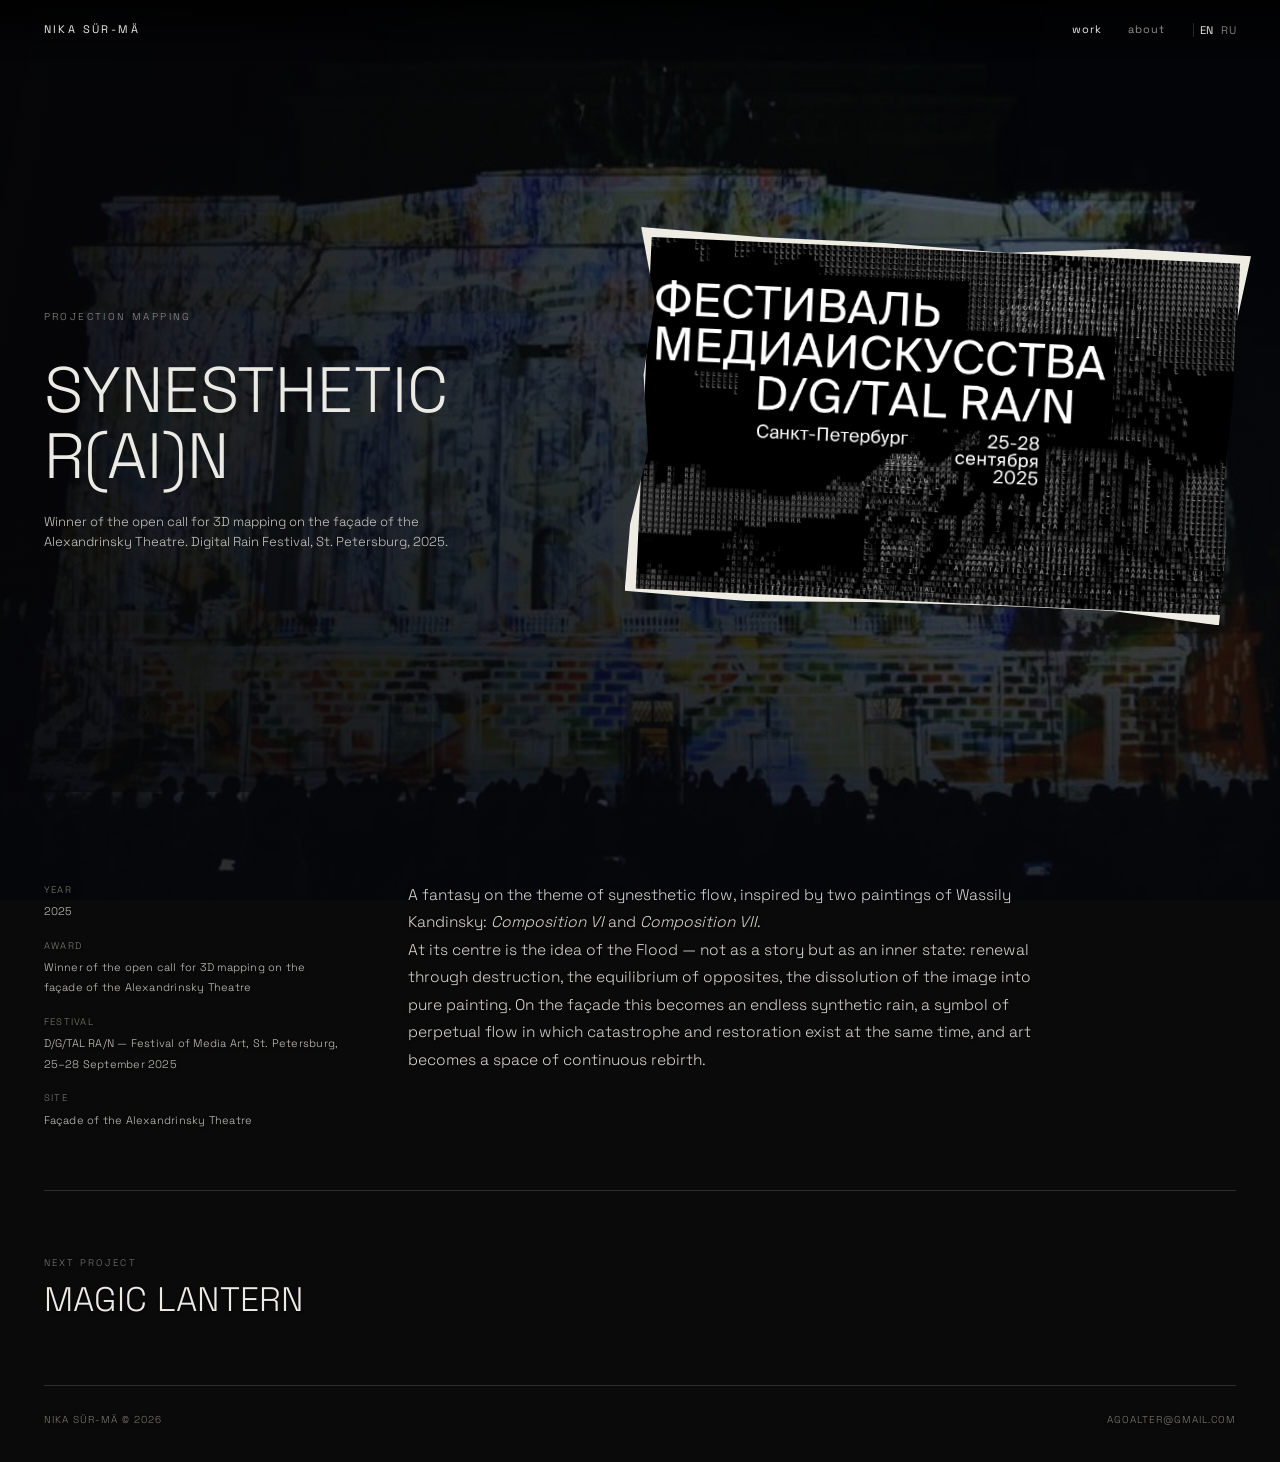
<file: work/synesthetic-rain.html>
<!doctype html>
<html lang="en">
<head>
<meta charset="utf-8">
<meta name="viewport" content="width=device-width, initial-scale=1">
<title>synesthetic r(AI)n — nika sür-mä</title>
<meta name="description" content="Winner of the open call for 3D mapping on the façade of the Alexandrinsky Theatre. Digital Rain Festival, St. Petersburg, 2025.">
<meta property="og:title" content="synesthetic r(AI)n — nika sür-mä">
<meta property="og:description" content="Winner of the open call for 3D mapping on the façade of the Alexandrinsky Theatre. Digital Rain Festival, St. Petersburg, 2025.">
<meta property="og:type" content="website">
<meta property="og:image" content="https://sur-ma.site/assets/img/og.jpg">
<meta name="twitter:card" content="summary_large_image">
<link rel="icon" href="../assets/favicon.svg" type="image/svg+xml">
<link rel="preconnect" href="https://fonts.googleapis.com">
<link rel="preconnect" href="https://fonts.gstatic.com" crossorigin>
<link href="https://fonts.googleapis.com/css2?family=Inter:wght@200;300;400&family=Space+Grotesk:wght@300..700&display=swap" rel="stylesheet">
<link rel="stylesheet" href="../assets/css/site.css?v=eb9b4e99">
<link rel="stylesheet" href="../assets/css/font.css?v=1932f78d">
<script>document.documentElement.classList.add('js')</script>
<script src="../assets/js/bg.js?v=24b6937b" defer></script>
</head>
<body class="bg-rain">
<div id="bgstill" aria-hidden="true" style="background-image:url(../assets/video/rain-poster.jpg?v=e90036f4)"></div>
<video id="bgv" aria-hidden="true" tabindex="-1" autoplay muted loop playsinline
       preload="auto" data-grain="0" poster="../assets/video/rain-poster.jpg?v=e90036f4">
  <source src="../assets/video/rain.mp4?v=270a8179" type="video/mp4">
</video>
<canvas id="bg" aria-hidden="true"></canvas>
<div id="veil" aria-hidden="true"></div>
<a class="bg-watch" href="../assets/video/rain.mp4?v=270a8179" target="_blank" rel="noopener"><span data-t="en">watch the background</span><span data-t="ru">смотреть фон</span></a>
<header class="hdr">
  <a class="mark" href="../index.html">nika sür-mä</a>
  <nav class="nav">
    <a href="../works.html" aria-current="page"><span data-t="en">work</span><span data-t="ru">работы</span></a>
    <a href="../about.html"><span data-t="en">about</span><span data-t="ru">обо мне</span></a>
    <div class="lang">
      <button type="button" data-lang="en" aria-pressed="true">EN</button>
      <button type="button" data-lang="ru" aria-pressed="false">RU</button>
    </div>
  </nav>
</header>
<main>
<section class="hero" data-fit="cover">
  <div class="cap">
    <p class="kicker"><span data-t="en">Projection mapping</span><span data-t="ru">Видеомэппинг</span></p>
    <h1><span data-t="en">synesthetic r(AI)n</span><span data-t="ru">synesthetic r(AI)n</span></h1>
    <p class="sub"><span data-t="en">Winner of the open call for 3D mapping on the façade of the Alexandrinsky Theatre. Digital Rain Festival, St. Petersburg, 2025.</span><span data-t="ru">Победитель опен-колла на 3D-мэппинг фасада Александринского театра. Фестиваль медиаискусства D/G/TAL RA/N, Санкт-Петербург, 2025.</span></p>
  </div>
  <div class="cut" data-fit="cover" data-shape="2" style="--tilt:2.6deg;--d:70ms"><img src="../assets/img/rain-festival-poster.jpg" alt="" fetchpriority="high" decoding="async"></div>
</section>

<div class="wrap">
  <div class="cols">
    <div class="meta">
      <dl>
      <dt data-t="en">Year</dt><dt data-t="ru">Год</dt>
      <dd data-t="en">2025</dd><dd data-t="ru">2025</dd>
      <dt data-t="en">Award</dt><dt data-t="ru">Награда</dt>
      <dd data-t="en">Winner of the open call for 3D mapping on the façade of the Alexandrinsky Theatre</dd><dd data-t="ru">Победитель опен-колла на 3D-мэппинг фасада Александринского театра</dd>
      <dt data-t="en">Festival</dt><dt data-t="ru">Фестиваль</dt>
      <dd data-t="en">D/G/TAL RA/N — Festival of Media Art, St. Petersburg, 25–28 September 2025</dd><dd data-t="ru">D/G/TAL RA/N — фестиваль медиаискусства, Санкт-Петербург, 25–28 сентября 2025</dd>
      <dt data-t="en">Site</dt><dt data-t="ru">Площадка</dt>
      <dd data-t="en">Façade of the Alexandrinsky Theatre</dd><dd data-t="ru">Фасад Александринского театра</dd>
      </dl>
    </div>
    <div class="prose">
      <div data-t="en"><p>A fantasy on the theme of synesthetic flow, inspired by two paintings of Wassily Kandinsky: <em>Composition VI</em> and <em>Composition VII</em>.</p></div>
      <div data-t="ru"><p>Фантазия на тему синестетического потока, вдохновлённая работами Василия Кандинского: «Композиция VI» и «Композиция VII».</p></div>
      <div data-t="en"><p>At its centre is the idea of the Flood — not as a story but as an inner state: renewal through destruction, the equilibrium of opposites, the dissolution of the image into pure painting. On the façade this becomes an endless synthetic rain, a symbol of perpetual flow in which catastrophe and restoration exist at the same time, and art becomes a space of continuous rebirth.</p></div>
      <div data-t="ru"><p>В центре — идея Всемирного потопа не как сюжета, а как внутреннего состояния: обновление через разрушение, равновесие противоположностей, растворение образа в чистой живописи. В мэппинге это превращается в бесконечный синтетический дождь — символ вечного потока, где катастрофа и восстановление существуют одновременно, а искусство становится пространством непрерывного перерождения.</p></div>
    </div>
  </div>
  <div class="next">
    <a href="magic-lantern.html">
      <span class="lbl"><span data-t="en">Next project</span><span data-t="ru">Следующий проект</span></span><br>
      <span class="ttl"><span data-t="en">Magic Lantern</span><span data-t="ru">Волшебный фонарь</span></span>
    </a>
  </div>
<div class="foot">
  <span>nika sür-mä &copy; 2026</span>
  <span><a href="mailto:agoalter@gmail.com">agoalter@gmail.com</a></span>
</div>
</div>
</main>
<script src="../assets/js/site.js?v=69d55835" defer></script>
</body>
</html>
</file>
<file: assets/css/site.css>
/* nika sŭr-mã — portfolio
   ------------------------------------------------------------------ */

:root{
  --bg:#0a0a0b;
  --fg:#eceae5;
  --dim:#918e87;
  --faint:#56544f;
  --line:rgba(236,234,229,.16);
  --pad:clamp(20px,3.4vw,48px);
  --hdr:60px;
  --sans:"Inter","Helvetica Neue",Helvetica,Arial,system-ui,sans-serif;
  --mono:ui-monospace,SFMono-Regular,"SF Mono",Menlo,Consolas,"Liberation Mono",monospace;
}

*,*::before,*::after{box-sizing:border-box}

/* A tilted cut-out sticks out past its own layout box, which is enough to
   put a horizontal scrollbar on the page. Clip rather than scroll — nothing
   here is meant to be reached sideways. */
html{-webkit-text-size-adjust:100%;overflow-x:hidden;overflow-x:clip}

body{
  margin:0;
  overflow-x:hidden;
  overflow-x:clip;
  background:var(--bg);
  color:var(--fg);
  font-family:var(--sans);
  font-weight:300;
  font-size:15px;
  line-height:1.6;
  -webkit-font-smoothing:antialiased;
  text-rendering:optimizeLegibility;
}

img{max-width:100%;display:block}

a{color:inherit;text-decoration:none}

::selection{background:var(--fg);color:var(--bg)}

/* ---- background ---------------------------------------------------- */
/* The loop rendered out of the TouchDesigner patch. #bg is a WebGL copy
   of the same footage that the cursor can displace; it only replaces the
   video once the shader is live, so without WebGL the video just plays.  */

#bgv,#bg{
  position:fixed;inset:0;z-index:0;
  width:100%;height:100%;
  opacity:var(--bg-opacity,1);
}
#bgv{display:block;object-fit:cover;background:#07080e}
#bg{display:none}
#bg.on{display:block}

/* Phones refuse to autoplay a background loop — iOS puts its own player over
   the page instead — so there the still stands in and a link offers the
   video to anyone who wants it. */
#bgstill{
  position:fixed;inset:0;z-index:0;display:none;
  background:#07080e no-repeat center/cover;
  opacity:var(--bg-opacity,1);
}
.bg-watch{
  display:none;
  position:fixed;right:var(--pad);bottom:16px;z-index:61;
  font-family:var(--mono);font-size:9.5px;letter-spacing:.18em;
  text-transform:uppercase;color:var(--dim);
  border-bottom:1px solid var(--line);padding-bottom:3px;
}
@media (max-width:760px),(prefers-reduced-motion:reduce){
  #bgstill{display:block}
  #bgv,#bg{display:none !important}
  .bg-watch{display:inline-block}
}

body:not(.deck-page){--bg-opacity:.92}

#veil{
  position:fixed;inset:0;z-index:1;pointer-events:none;
  background:rgba(6,7,12,.22);
}
body:not(.deck-page) #veil{
  background:linear-gradient(rgba(6,7,12,.72),rgba(6,7,12,.90));
}

/* ---- splash --------------------------------------------------------- */
/* The way in: the same portrait loop as the about page, held closer, and
   two doors. */

body.splash-page{overflow:hidden;--bg-opacity:1}
body.splash-page #bgv,
body.splash-page #bg,
body.splash-page #bgstill{transform:scale(1.42);transform-origin:52% 46%}
body.splash-page #veil{background:rgba(8,8,10,.56)}

.splash{
  position:relative;z-index:2;
  height:100dvh;
  display:flex;flex-direction:column;align-items:center;justify-content:center;
  gap:clamp(14px,2.2vh,26px);
  padding:var(--hdr) var(--pad) 0;
  text-align:center;
}
.splash-name{
  margin:0;
  font-family:var(--display,var(--sans));
  font-weight:200;font-size:clamp(34px,7vw,96px);line-height:1;
  letter-spacing:.02em;text-transform:uppercase;
  text-shadow:0 2px 26px rgba(0,0,0,.6);
}
.splash-line{
  margin:0;
  font-family:var(--mono);font-size:10px;letter-spacing:.28em;
  text-transform:uppercase;color:#cfccc6;
  text-shadow:0 1px 10px rgba(0,0,0,.8);
}
.splash-doors{
  display:flex;flex-wrap:wrap;justify-content:center;
  gap:clamp(18px,5vw,64px);
  margin-top:clamp(20px,4vh,48px);
}
.splash-doors a{
  font-family:var(--display,var(--sans));
  font-size:clamp(13px,1.5vw,17px);font-weight:300;
  text-shadow:0 1px 12px rgba(0,0,0,.75);
  letter-spacing:.24em;text-transform:uppercase;
  padding:14px 4px 10px;
  border-bottom:1px solid var(--line);
  transition:color .3s,border-color .3s,letter-spacing .3s;
}
.splash-doors a:hover{color:#fff;border-color:#fff;letter-spacing:.3em}

@media (max-width:520px){
  .splash-doors{flex-direction:column;gap:6px}
}

/* The about page runs the blurred portrait clip: neutral rather than blue,
   and a shade lighter so the face stays present. */
body.about-page{--bg-opacity:.85}
body.about-page #veil{
  background:linear-gradient(rgba(8,8,10,.58),rgba(8,8,10,.88));
}

/* On the mapping page the background IS the work — documentation of the
   projection itself — so it is held back only as far as the text needs. */
body.bg-rain{--bg-opacity:1;--faint:#7e7b75}
body.bg-rain #veil{
  background:linear-gradient(rgba(6,7,12,.58),rgba(6,7,12,.86));
}
/* The glitch loop and the ice-blue installation both blow out to white,
   so they need holding back further. */
body.bg-error #veil,
body.bg-deconstruction #veil{
  background:linear-gradient(rgba(6,7,12,.74),rgba(6,7,12,.90));
}

/* Small type has to survive passing over the bright parts of a projection. */
body.bg-rain .meta,
body.bg-rain .prose,
body.bg-rain .section-label,
body.bg-rain .grid figcaption,
body.bg-rain .next,
body.bg-rain .foot,
body.bg-error .meta,
body.bg-error .prose,
body.bg-error .section-label,
body.bg-error .next,
body.bg-error .foot,
body.bg-deconstruction .meta,
body.bg-deconstruction .prose,
body.bg-deconstruction .section-label,
body.bg-deconstruction .next,
body.bg-deconstruction .foot{text-shadow:0 1px 3px rgba(0,0,0,.85)}

main{position:relative;z-index:2}

/* ---- language switching ------------------------------------------ */
/* Every translatable fragment exists twice; CSS reveals one.          */

[data-t]{display:none}
html[lang="en"] [data-t="en"]{display:revert}
html[lang="ru"] [data-t="ru"]{display:revert}

/* ---- header ------------------------------------------------------- */

.hdr{
  position:fixed;top:0;left:0;right:0;height:var(--hdr);z-index:60;
  display:flex;align-items:center;justify-content:space-between;
  padding:0 var(--pad);
  pointer-events:none;
}
.hdr::before{
  content:"";position:absolute;inset:0;z-index:-1;
  background:linear-gradient(to bottom,rgba(0,0,0,.72),rgba(0,0,0,0));
}
.hdr > *{pointer-events:auto}

.mark{
  font-family:var(--display,var(--sans));
  font-size:11px;font-weight:400;letter-spacing:.22em;text-transform:uppercase;
  white-space:nowrap;
}

.nav{display:flex;align-items:center;gap:clamp(12px,2vw,26px)}
.nav a,.nav button{
  font-family:var(--sans);font-size:11px;font-weight:400;letter-spacing:.1em;
  color:var(--dim);background:none;border:0;padding:0;cursor:pointer;
  transition:color .25s;
}
.nav a:hover,.nav button:hover,.nav a[aria-current="page"]{color:var(--fg)}

.lang{display:flex;gap:7px;padding-left:6px;border-left:1px solid var(--line);margin-left:2px}
.lang button{font-family:var(--mono);letter-spacing:.06em;color:var(--faint)}
.lang button[aria-pressed="true"]{color:var(--fg)}

/* ---- slide deck (home) -------------------------------------------- */

body.deck-page{overflow:hidden}

.deck{
  height:100dvh;overflow-y:scroll;overscroll-behavior-y:contain;
  scroll-snap-type:y mandatory;scroll-behavior:smooth;
  scrollbar-width:none;
}
.deck::-webkit-scrollbar{display:none}

.slide{
  position:relative;height:100dvh;scroll-snap-align:start;
  display:flex;align-items:center;justify-content:space-between;
  gap:clamp(16px,4vw,64px);
  padding:calc(var(--hdr) + 8px) var(--pad) 72px;
}
.slide::after{
  content:"";position:absolute;inset:0;pointer-events:none;z-index:0;
  background:linear-gradient(100deg,rgba(6,6,8,.80) 0%,rgba(6,6,8,.42) 40%,rgba(6,6,8,0) 74%);
}

.slide .cap{
  position:relative;z-index:3;
  flex:1 1 44%;max-width:min(620px,48vw);
}
.slide .cut{flex:0 0 auto;z-index:2}
.slide .cut img{
  width:auto;height:auto;
  max-width:min(50vw,800px);
  max-height:min(70vh,740px);
}
/* A video has no intrinsic size to size the paper by, so it is given one. */
.slide .cut video{width:min(42vw,560px)}
.kicker{
  font-family:var(--mono);font-size:10px;letter-spacing:.24em;
  text-transform:uppercase;color:var(--dim);
}
.slide h2{
  margin:.5em 0 .42em;
  font-family:var(--display,var(--sans));
  font-weight:200;font-size:clamp(31px,5.6vw,78px);line-height:1.02;
  letter-spacing:.004em;text-transform:uppercase;
}
.slide .sub{
  margin:0;max-width:46ch;font-size:13px;line-height:1.65;
  color:#cbc8c2;letter-spacing:.012em;
}
.slide .go{
  display:inline-block;margin-top:22px;
  font-family:var(--mono);font-size:10px;letter-spacing:.2em;text-transform:uppercase;
  color:var(--dim);border-bottom:1px solid var(--line);padding-bottom:4px;
  transition:color .25s,border-color .25s;
}
.slide a.hit{position:absolute;inset:0;z-index:5}
.slide:hover .go{color:var(--fg);border-color:var(--fg)}

/* ---- paper cutouts ------------------------------------------------- */
/* Work documentation is pasted onto the page as scissor-cut paper:
   a light margin under the photograph, an irregular edge, a hard shadow,
   and a spring as each one lands. Dome frames are already cut round, so
   they get the shadow and the spring but no paper behind them.          */

.cut{
  position:relative;margin:0;display:block;--tilt:0deg;
  background:#efece4;
  padding:clamp(6px,.85vw,15px);
  transform:rotate(var(--tilt));
  transform-origin:50% 88%;          /* hinged near its base, like a pinned cut-out */
  filter:drop-shadow(0 16px 22px rgba(0,0,0,.55)) drop-shadow(0 3px 4px rgba(0,0,0,.45));
  transition:filter .45s ease;
}
/* Every photograph is monochrome, so the collage reads as one cut-out world. */
.cut img{display:block;filter:grayscale(1) contrast(1.06)}
.cut[data-fit="contain"]{background:none;padding:0;clip-path:none}
/* Pinned up the wrong way round, on purpose — a cut-out may hold a
   video as well as a photograph, and both have to turn. */
.cut[data-flip="1"] img,
.cut[data-flip="1"] video{transform:rotate(180deg)}


.cut[data-shape="1"]{clip-path:polygon(0.0% 1.4%,20.0% 0.2%,40.0% 1.4%,60.0% 3.1%,80.0% 2.6%,100.0% 1.3%,98.3% 20.0%,98.6% 40.0%,98.1% 60.0%,98.1% 80.0%,97.4% 100.0%,80.0% 96.9%,60.0% 99.8%,40.0% 98.7%,20.0% 99.7%,0.0% 97.2%,2.4% 80.0%,1.9% 60.0%,3.2% 40.0%,2.4% 20.0%)}
.cut[data-shape="2"]{clip-path:polygon(0.0% 0.4%,20.0% 1.7%,40.0% 1.7%,60.0% 2.9%,80.0% 0.3%,100.0% 0.8%,98.0% 20.0%,98.1% 40.0%,97.3% 60.0%,98.1% 80.0%,97.5% 100.0%,80.0% 97.4%,60.0% 97.4%,40.0% 98.0%,20.0% 99.2%,0.0% 97.9%,0.4% 80.0%,2.8% 60.0%,1.5% 40.0%,2.8% 20.0%)}
.cut[data-shape="3"]{clip-path:polygon(0.0% 3.2%,20.0% 2.3%,40.0% 1.8%,60.0% 3.2%,80.0% 2.4%,100.0% 2.4%,98.1% 20.0%,99.1% 40.0%,98.0% 60.0%,97.8% 80.0%,98.0% 100.0%,80.0% 97.4%,60.0% 96.8%,40.0% 96.8%,20.0% 97.0%,0.0% 98.9%,2.0% 80.0%,1.0% 60.0%,1.8% 40.0%,3.0% 20.0%)}
.cut[data-shape="4"]{clip-path:polygon(0.0% 3.2%,20.0% 1.1%,40.0% 1.4%,60.0% 1.8%,80.0% 0.1%,100.0% 0.2%,98.1% 20.0%,99.7% 40.0%,97.5% 60.0%,98.2% 80.0%,97.3% 100.0%,80.0% 96.6%,60.0% 97.7%,40.0% 97.4%,20.0% 100.0%,0.0% 99.3%,0.8% 80.0%,2.7% 60.0%,0.7% 40.0%,0.0% 20.0%)}
.cut[data-shape="5"]{clip-path:polygon(0.0% 2.1%,20.0% 0.9%,40.0% 0.7%,60.0% 0.6%,80.0% 0.8%,100.0% 3.1%,99.4% 20.0%,99.0% 40.0%,97.8% 60.0%,98.0% 80.0%,99.2% 100.0%,80.0% 98.2%,60.0% 99.9%,40.0% 98.9%,20.0% 99.3%,0.0% 97.4%,2.8% 80.0%,3.4% 60.0%,3.2% 40.0%,3.0% 20.0%)}

/* Nothing is hidden at rest. The spring is added when a cutout lands, so a
   browser that never runs the animation still shows every photograph.
   Once it has landed the piece keeps rocking on its hinge — stepped, not
   eased, because cut-out animation is shot frame by frame. The steps also
   keep it cheap: the element only repaints when it jumps. */
html.js .cut.in{
  animation:
    cut-pop .58s cubic-bezier(.18,1.32,.32,1) var(--d,0ms) backwards,
    cut-rock 3.6s steps(3,end) calc(var(--d,0ms) + .58s) infinite;
}
@keyframes cut-pop{
  0%  {opacity:0;transform:rotate(calc(var(--tilt) * 3.2)) scale(.68)}
  55% {opacity:1}
  100%{opacity:1;transform:rotate(var(--tilt)) scale(1)}
}
@keyframes cut-rock{
  0%,100%{transform:rotate(var(--tilt)) translateY(0)}
  25%    {transform:rotate(calc(var(--tilt) + .85deg)) translateY(-2px)}
  50%    {transform:rotate(var(--tilt)) translateY(1px)}
  75%    {transform:rotate(calc(var(--tilt) - .85deg)) translateY(-1px)}
}
@media (prefers-reduced-motion:reduce){
  html.js .cut.in{animation:none}
}

/* Hovering flaps the piece harder, the way Gilliam's hinges snap. */
.slide:hover .cut,
.cut-item:hover .cut,
.hero:hover .cut,
.portrait:hover .cut{
  filter:drop-shadow(0 28px 36px rgba(0,0,0,.6)) drop-shadow(0 4px 6px rgba(0,0,0,.5));
}
html.js .slide:hover .cut.in,
html.js .cut-item:hover .cut.in,
html.js .hero:hover .cut.in,
html.js .portrait:hover .cut.in{
  animation-duration:.58s,1.1s;
}

/* ---- pager -------------------------------------------------------- */

.pager{
  position:fixed;left:var(--pad);bottom:20px;z-index:60;
  display:flex;flex-wrap:wrap;gap:13px;
  font-family:var(--mono);font-size:11px;letter-spacing:.05em;
}
.pager button{
  background:none;border:0;padding:0 0 4px;cursor:pointer;
  color:var(--faint);border-bottom:1px solid transparent;
  font:inherit;transition:color .25s,border-color .25s;
}
.pager button:hover{color:var(--dim)}
.pager button[aria-current="true"]{color:var(--fg);border-bottom-color:var(--fg)}

/* ---- interior pages ----------------------------------------------- */

.hero{
  position:relative;min-height:min(88vh,880px);
  display:flex;align-items:center;justify-content:space-between;
  gap:clamp(16px,4vw,64px);
  padding:calc(var(--hdr) + clamp(28px,6vh,70px)) var(--pad) clamp(28px,6vh,70px);
}
.hero::after{
  content:"";position:absolute;inset:0;pointer-events:none;z-index:0;
  background:linear-gradient(100deg,rgba(6,6,8,.78) 0%,rgba(6,6,8,.40) 40%,rgba(6,6,8,0) 74%);
}
.hero .cap{position:relative;z-index:3;flex:1 1 46%;max-width:min(640px,50vw)}
.hero .cut{flex:0 0 auto;z-index:2}
.hero .cut img{
  width:auto;height:auto;
  max-width:min(46vw,720px);
  max-height:min(64vh,680px);
}
.hero .cut video{width:min(40vw,520px)}
.hero h1{
  margin:.5em 0 .34em;
  font-family:var(--display,var(--sans));font-weight:200;font-size:clamp(28px,5vw,66px);line-height:1.04;
  letter-spacing:.004em;text-transform:uppercase;
}
.hero .sub{margin:0;max-width:52ch;font-size:13px;color:#cbc8c2}

.wrap{max-width:1280px;margin:0 auto;padding:0 var(--pad)}

.cols{
  display:grid;gap:clamp(30px,5vw,74px);
  grid-template-columns:minmax(0,1fr);
  padding:clamp(46px,7vw,96px) 0 clamp(30px,5vw,60px);
}
@media (min-width:900px){
  .cols{grid-template-columns:minmax(0,300px) minmax(0,1fr)}
}

.meta{font-family:var(--mono);font-size:11px;line-height:1.85;letter-spacing:.02em}
.meta dl{margin:0;display:grid;grid-template-columns:1fr;gap:0}
.meta dt{color:var(--faint);text-transform:uppercase;letter-spacing:.14em;font-size:9.5px;margin-top:16px}
.meta dt:nth-of-type(1),.meta dt:nth-of-type(2){margin-top:0}
.meta dd{margin:2px 0 0;color:#cbc8c2}
.meta a{border-bottom:1px solid var(--line)}
.meta a:hover{border-color:var(--fg)}

.prose{max-width:66ch;font-size:15.5px;line-height:1.78;color:#d9d6d0;font-weight:300}
.prose p{margin:0 0 1.35em}
.prose p:last-child{margin-bottom:0}
.prose strong{font-weight:400;color:var(--fg)}
.prose ul{margin:0 0 1.35em;padding-left:1.1em}
.prose li{margin-bottom:.5em}
.prose a{border-bottom:1px solid var(--line)}
.prose a:hover{border-color:var(--fg)}

.rule{height:1px;background:var(--line);border:0;margin:0}

.section-label{
  font-family:var(--mono);font-size:9.5px;letter-spacing:.24em;text-transform:uppercase;
  color:var(--faint);padding:clamp(34px,5vw,64px) 0 18px;
}

/* ---- galleries ---------------------------------------------------- */

.grid{
  display:grid;gap:clamp(24px,3.6vw,56px);
  padding-bottom:clamp(54px,7vw,104px);
  grid-template-columns:repeat(auto-fill,minmax(min(100%,270px),1fr));
  align-items:start;
}
.cut-item{margin:0}
.grid .cut img{width:100%;height:auto}
.grid figcaption{
  font-family:var(--mono);font-size:10px;letter-spacing:.06em;color:var(--faint);
  padding:14px 2px 0;
}

/* ---- next / footer ------------------------------------------------ */

.next{
  display:flex;flex-wrap:wrap;gap:10px 26px;align-items:baseline;
  padding:clamp(30px,5vw,58px) 0;border-top:1px solid var(--line);
}
.next .lbl{font-family:var(--mono);font-size:9.5px;letter-spacing:.24em;text-transform:uppercase;color:var(--faint)}
.next .ttl{font-family:var(--display,var(--sans));font-size:clamp(20px,3vw,34px);font-weight:200;text-transform:uppercase;letter-spacing:.01em}
.next a:hover .ttl{color:#fff}

.foot{
  display:flex;flex-wrap:wrap;gap:14px 30px;justify-content:space-between;
  padding:26px 0 34px;border-top:1px solid var(--line);
  font-family:var(--mono);font-size:10px;letter-spacing:.1em;color:var(--faint);
  text-transform:uppercase;
}
.foot a:hover{color:var(--fg)}

/* ---- about -------------------------------------------------------- */

.about-top{padding:calc(var(--hdr) + clamp(50px,10vh,120px)) 0 0}
.about-top h1{
  margin:0 0 .5em;
  font-family:var(--display,var(--sans));font-weight:200;font-size:clamp(30px,5.4vw,70px);line-height:1.05;
  text-transform:uppercase;letter-spacing:.004em;
}
.portrait{padding-top:6px}
.portrait .cut img{width:100%;filter:grayscale(1) contrast(1.04)}

/* A reel pinned to the page: vertical, silent, and a way through to Instagram. */
.cut video{display:block;height:auto;filter:grayscale(1) contrast(1.06)}
.portrait .cut video{width:100%}
.reel{cursor:pointer}
.reel video{cursor:pointer}

/* A tap always earns the right to play, even where autoplay is refused —
   Low Power Mode on iOS blocks it outright. The button appears only while
   the reel is standing still. */
.reel-play{
  position:absolute;left:50%;top:50%;transform:translate(-50%,-50%);
  width:58px;height:58px;border-radius:50%;
  border:1px solid rgba(255,255,255,.7);
  background:rgba(10,10,12,.42);
  backdrop-filter:blur(2px);
  cursor:pointer;display:none;padding:0;
  transition:background .25s,border-color .25s;
}
.reel-play::before{
  content:"";position:absolute;left:53%;top:50%;
  transform:translate(-50%,-50%);
  border-style:solid;border-width:9px 0 9px 15px;
  border-color:transparent transparent transparent #fff;
}
.reel-play:hover{background:rgba(10,10,12,.7);border-color:#fff}
.reel.is-paused .reel-play{display:block}
.reel .reel-tag{
  position:absolute;left:50%;transform:translateX(-50%);
  bottom:calc(clamp(6px,.85vw,15px) + 12px);
  font-family:var(--mono);font-size:9px;letter-spacing:.22em;text-transform:uppercase;
  color:#14140f;background:rgba(239,236,228,.92);padding:5px 10px;
  transition:background .25s,color .25s;
}
.reel:hover .reel-tag{background:#14140f;color:#efece4}

.cv{font-family:var(--mono);font-size:11.5px;line-height:1.75;letter-spacing:.015em}
.cv .row{
  display:grid;grid-template-columns:56px 1fr;gap:14px;
  padding:11px 0;border-top:1px solid var(--line);
}
.cv .row:last-child{border-bottom:1px solid var(--line)}
.cv .yr{color:var(--faint)}
.cv .what{color:#cbc8c2}
.cv .what b{font-weight:400;color:var(--fg)}

.contact{font-family:var(--mono);font-size:12px;letter-spacing:.04em}
.contact a{border-bottom:1px solid var(--line)}
.contact a:hover{border-color:var(--fg)}

/* ---- misc --------------------------------------------------------- */

.hint{
  position:fixed;right:var(--pad);bottom:22px;z-index:60;
  font-family:var(--mono);font-size:9.5px;letter-spacing:.2em;text-transform:uppercase;
  color:var(--faint);pointer-events:none;
}
@media (max-width:760px){
  .hint{display:none}
  .pager{gap:10px;font-size:10px;right:var(--pad)}

  /* Portrait screens: the cutout sits above the type rather than beside it. */
  .slide,.hero{
    flex-direction:column-reverse;justify-content:center;
    gap:clamp(16px,3.4vh,32px);
  }
  .slide{padding-bottom:66px}
  .hero{min-height:auto;padding-top:calc(var(--hdr) + 34px)}
  .slide .cap,.hero .cap{flex:0 0 auto;max-width:100%}
  .slide .cut img{max-width:84vw;max-height:40vh}
  .hero .cut img{max-width:84vw;max-height:44vh}
  .slide .cut video,.hero .cut video{width:min(82vw,420px)}
  .slide::after,.hero::after{
    background:linear-gradient(to top,rgba(6,6,8,.88) 0%,rgba(6,6,8,.5) 46%,rgba(6,6,8,.12) 100%);
  }
}

@media (prefers-reduced-motion:reduce){
  .deck{scroll-behavior:auto}
  *{transition-duration:.01ms !important}
}

/* ---- mobile background orientation ---------------------------------- */
/* The portrait loop is turned back on phones, where it is a frozen still
   and reads as a mistake rather than as a decision. The work backgrounds
   are not: each of those is inverted as part of the piece, and a phone
   also offers the video itself behind "watch the background" — turning
   the still would leave the two disagreeing. Hence [data-main], which
   only the portrait carries. Kept at the end of the file: the splash
   scale rule above matches with the same weight, and only source order
   separates them. */

@media (max-width:760px),(prefers-reduced-motion:reduce){
  #bgstill[data-main]{transform:rotate(180deg)}
  body.splash-page #bgstill[data-main]{transform:scale(1.42) rotate(180deg)}
}

/* A full-width cut-out is tilted past the edge of the screen and clipped,
   so on phones the reel is pulled in and centred. */
@media (max-width:760px){
  .portrait .cut{max-width:84vw;margin:0 auto}
}

/* ---- colour exceptions ---------------------------------------------- */
/* A cut-out marked data-colour keeps its own colour against the monochrome
   of the rest. Last in the file on purpose: .portrait .cut img matches with
   the same weight, and only order separates them. */

.cut[data-colour="1"] img,
.cut[data-colour="1"] video{filter:none}
</file>
<file: assets/css/font.css>
/* generated by build.py — do not edit by hand */
:root{
  --display:"Space Grotesk","Inter","Helvetica Neue",Helvetica,Arial,system-ui,sans-serif;
  --sans:"Space Grotesk","Inter","Helvetica Neue",Helvetica,Arial,system-ui,sans-serif;
  --mono:"Space Grotesk",ui-monospace,SFMono-Regular,"SF Mono",Menlo,Consolas,"Liberation Mono",monospace;
}
</file>
